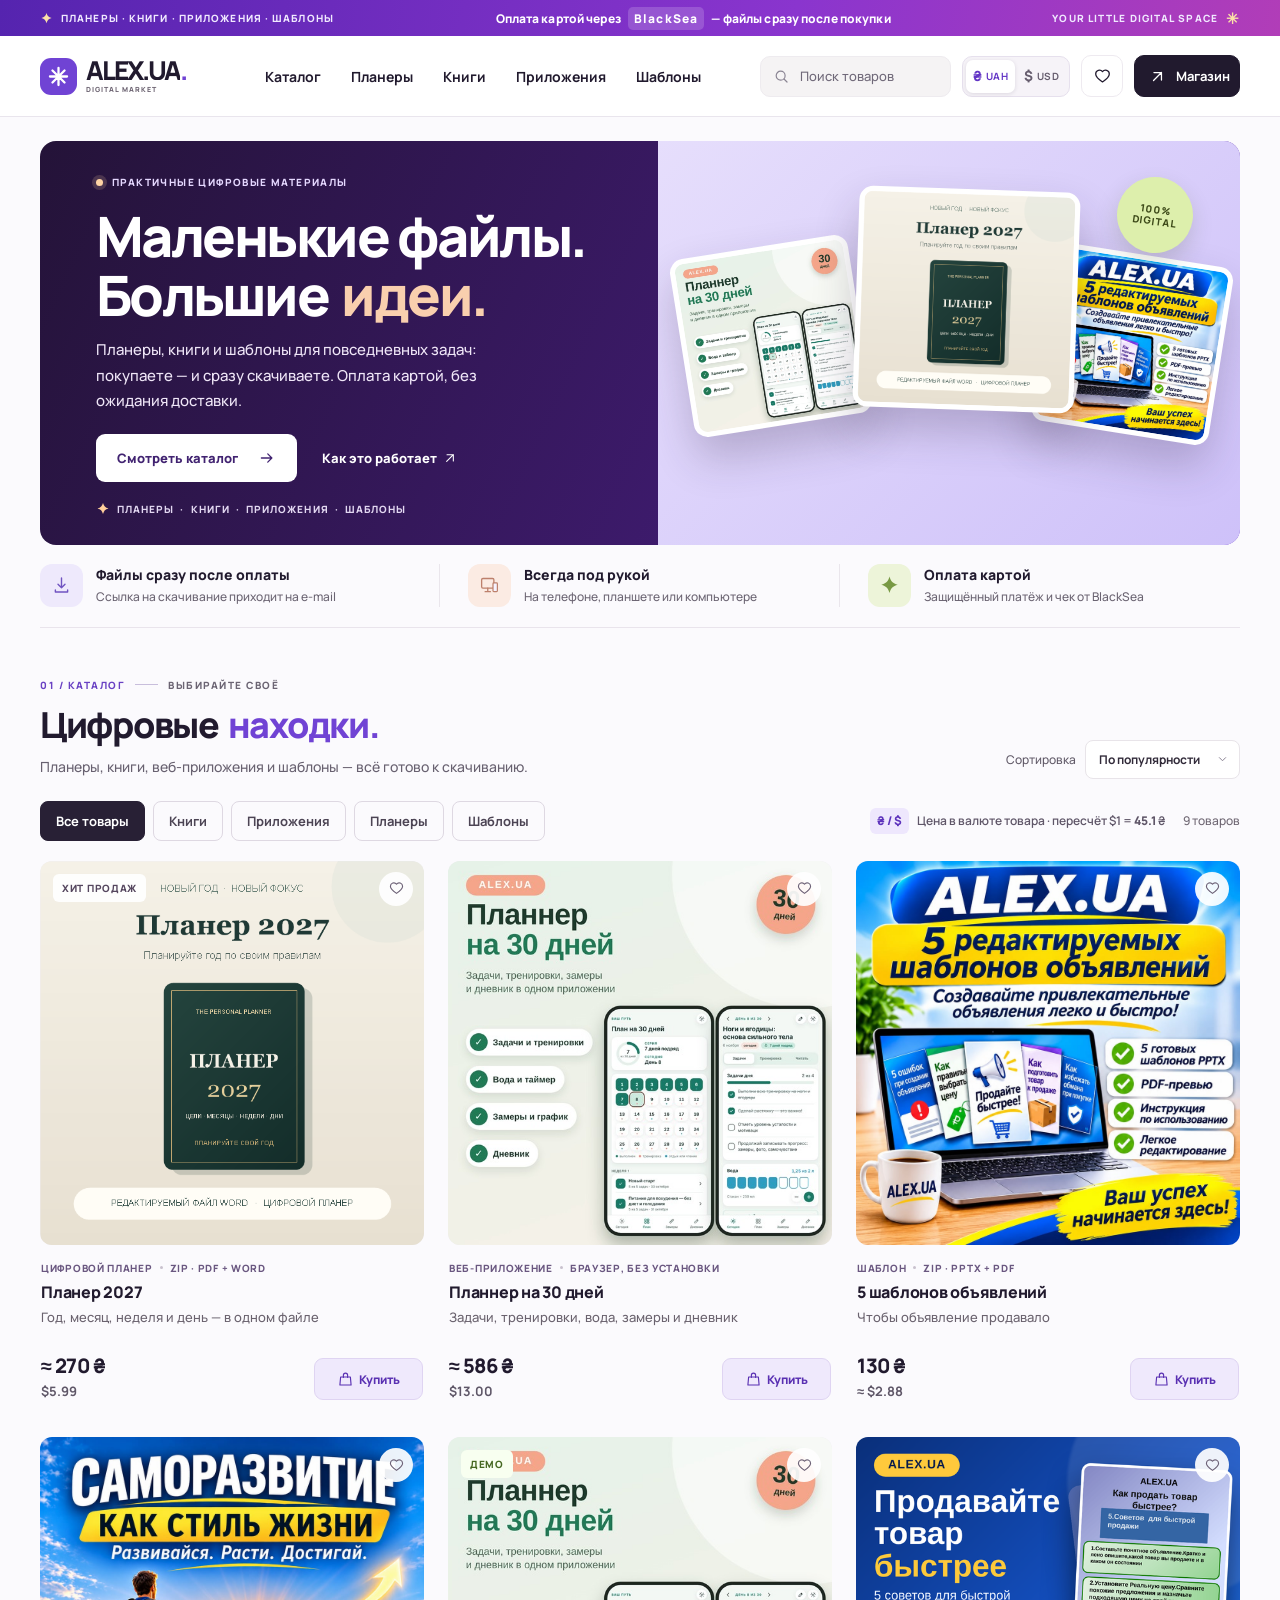
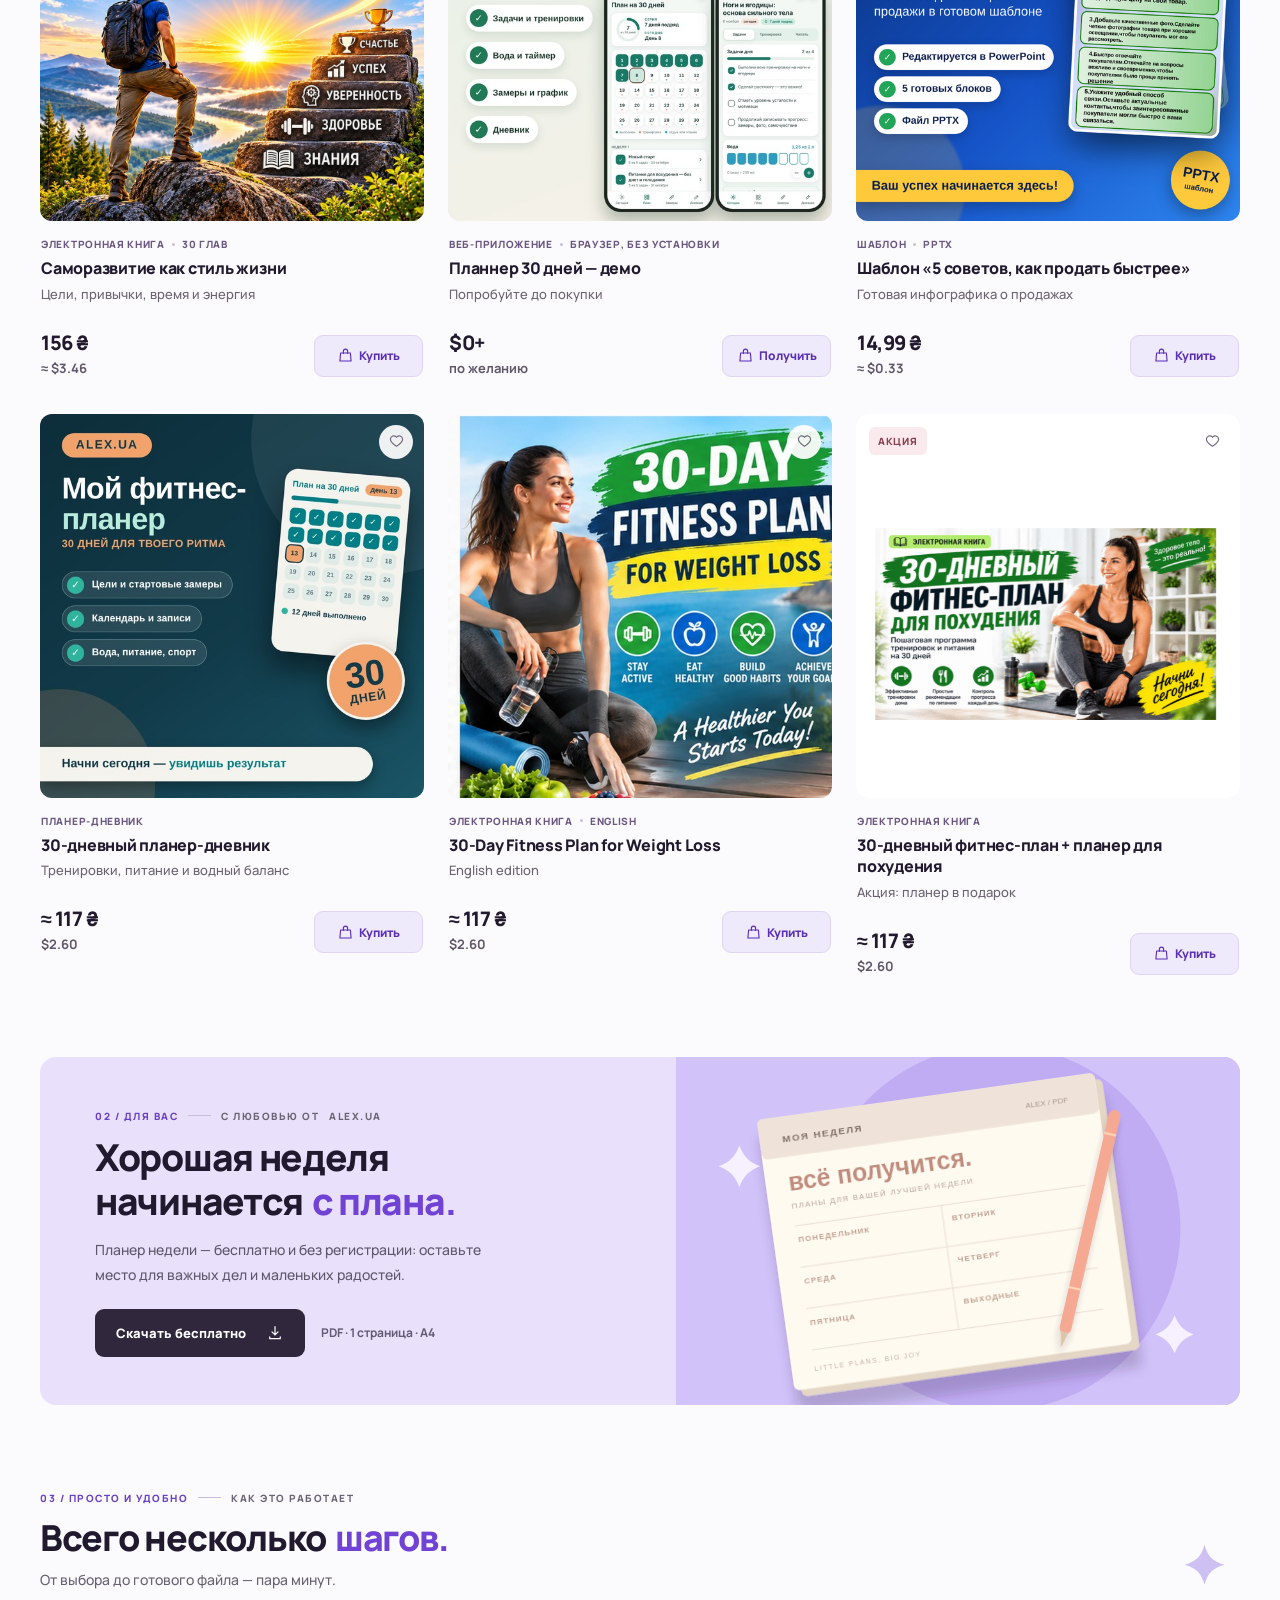
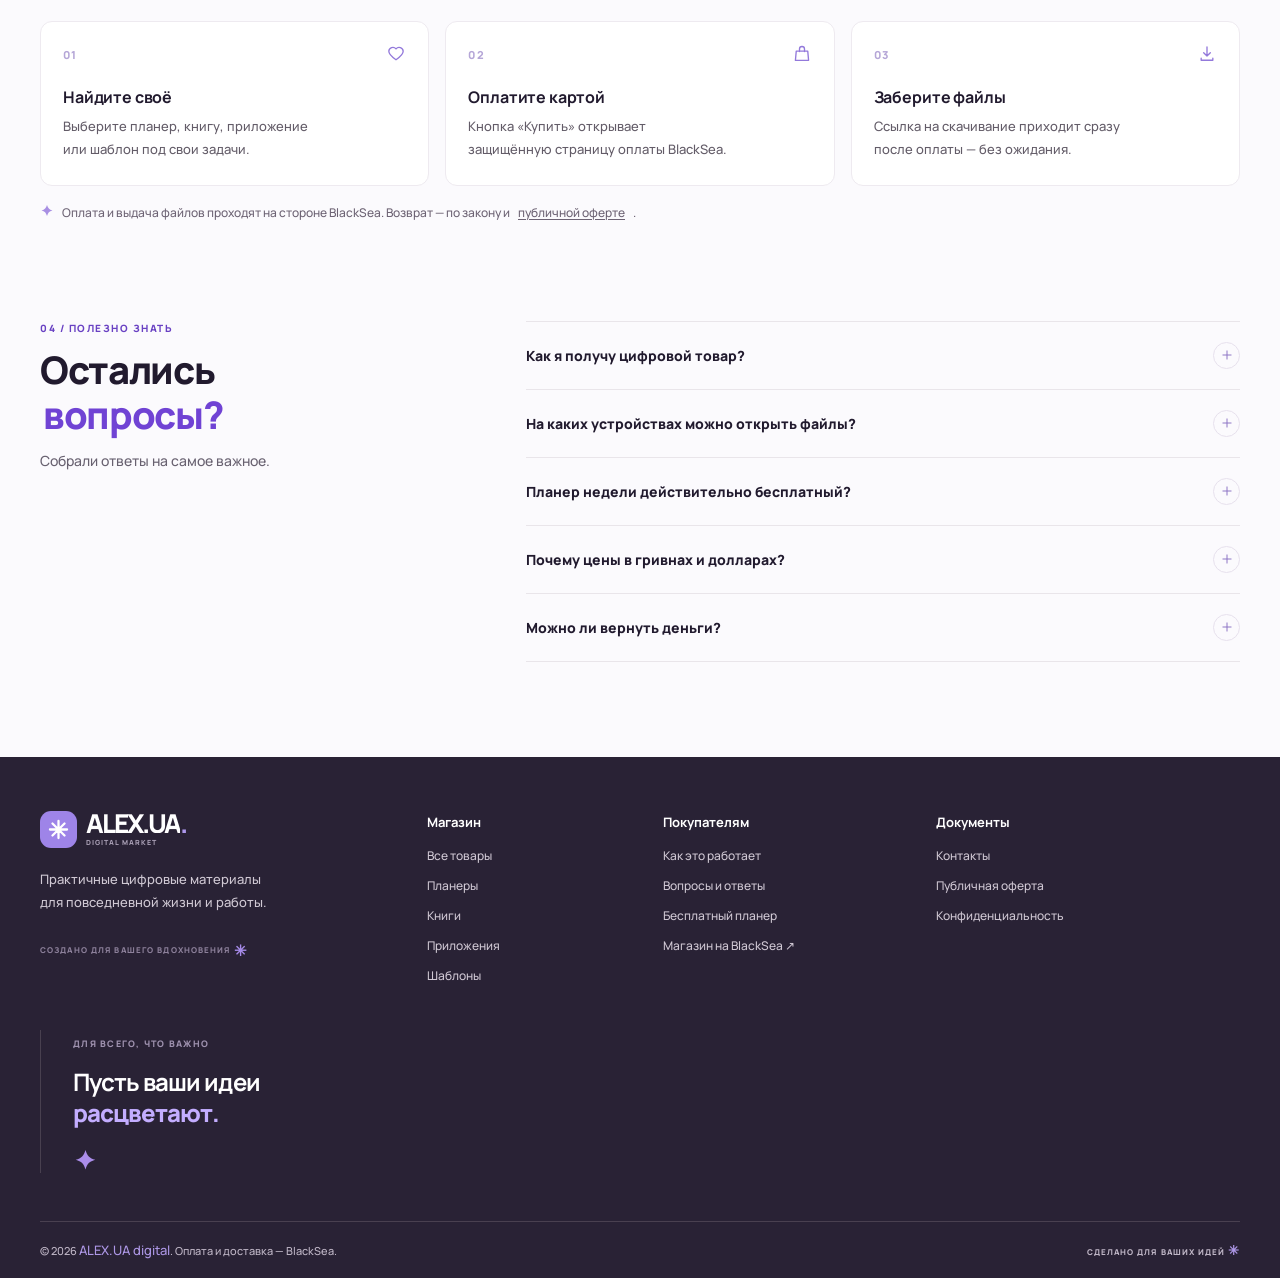
<file: index.html>
<!DOCTYPE html>
<html lang="ru">
<head>
  <meta charset="UTF-8">
  <meta name="viewport" content="width=device-width, initial-scale=1, viewport-fit=cover">
  <meta name="theme-color" content="#7857dc" media="(prefers-color-scheme: light)">
  <meta name="theme-color" content="#f9f8f5">
  <link rel="manifest" href="assets/manifest.webmanifest">
  <meta name="mobile-web-app-capable" content="yes">
  <meta name="apple-mobile-web-app-capable" content="yes">
  <meta name="apple-mobile-web-app-status-bar-style" content="default">
  <meta name="apple-mobile-web-app-title" content="ALEX.UA">
  <link rel="apple-touch-icon" href="assets/icon-180.png">
  <meta name="apple-touch-icon" href="assets/icon-180.png">
  <meta name="description" content="ALEX.UA digital — цифровые планеры, книги и шаблоны. Оплата картой, файлы приходят сразу после покупки.">
  <title>ALEX.UA digital — цифровые планеры, книги и шаблоны</title>
  <link rel="icon" href="assets/favicon.svg" type="image/svg+xml">
  <link rel="stylesheet" href="styles.css">
  <script src="catalog.js" defer></script>
  <script src="app.js" defer></script>
  <script>
  /* PWA: офлайн-кеш (sw.js лежит рядом — для версии из архива/хостинга) и кнопка «Установить приложение».
     В од-файловой версии по file:// регистрация просто не срабатывает — всё работает и без неё. */
  (function () {
    if (location.protocol.indexOf('http') === 0 && 'serviceWorker' in navigator) {
      navigator.serviceWorker.register('sw.js').catch(function () {});
    }
    var deferredPrompt = null;
    var btn = null;
    window.addEventListener('beforeinstallprompt', function (e) {
      e.preventDefault();
      deferredPrompt = e;
      if (!btn) {
        btn = document.createElement('button');
        btn.id = 'installAppBtn';
        btn.type = 'button';
        btn.textContent = '\u{1F4F2} Установить приложение';
        btn.addEventListener('click', function () {
          if (deferredPrompt) { deferredPrompt.prompt(); deferredPrompt.userChoice.then(function () { deferredPrompt = null; btn.remove(); }); }
        });
        document.body.appendChild(btn);
      }
    });
    window.addEventListener('appinstalled', function () { if (btn) btn.remove(); });
  })();
  </script>
  <link rel="canonical" href="https://alex1ua.netlify.app/">
  <meta property="og:type" content="website">
  <meta property="og:site_name" content="ALEX.UA digital">
  <meta property="og:locale" content="ru_UA">
  <meta property="og:title" content="ALEX.UA digital — цифровые планеры, книги и шаблоны">
  <meta property="og:description" content="Планеры, книги и шаблоны для повседневных задач. Оплата картой, файлы приходят сразу после покупки.">
  <meta property="og:url" content="https://alex1ua.netlify.app/">
  <meta property="og:image" content="https://alex1ua.netlify.app/assets/og-cover.png">
  <meta property="og:image:width" content="1200">
  <meta property="og:image:height" content="630">
  <meta name="twitter:card" content="summary_large_image">
  <meta name="twitter:title" content="ALEX.UA digital — цифровые планеры, книги и шаблоны">
  <meta name="twitter:description" content="Планеры, книги и шаблоны. Оплата картой, файлы сразу после покупки.">
  <meta name="twitter:image" content="https://alex1ua.netlify.app/assets/og-cover.png">
  <script type="application/ld+json">
  {
    "@context": "https://schema.org",
    "@type": "Store",
    "name": "ALEX.UA digital",
    "url": "https://alex1ua.netlify.app/",
    "description": "Цифровые планеры, электронные книги, веб-приложения и шаблоны для повседневных задач.",
    "image": "https://alex1ua.netlify.app/assets/og-cover.png",
    "sameAs": ["https://844129289197.blacksea.in.ua/"],
    "currenciesAccepted": "UAH, USD",
    "paymentAccepted": "Карта, Apple Pay, Google Pay"
  }
  </script>
  <script defer src="/metrics.js"></script>
</head>
<body id="top">
  <svg xmlns="http://www.w3.org/2000/svg" class="svg-sprite" aria-hidden="true">
    <symbol id="i-spark" viewBox="0 0 24 24"><path d="M12 1.8c1.6 5.6 3.8 7.8 9.4 9.4-5.6 1.6-7.8 3.8-9.4 9.4-1.6-5.6-3.8-7.8-9.4-9.4C8.2 9.6 10.4 7.4 12 1.8Z" fill="currentColor"/></symbol>
    <symbol id="i-arrow" viewBox="0 0 24 24"><path d="M4.5 12h14M13 6.5l5.5 5.5L13 17.5" fill="none" stroke="currentColor" stroke-width="1.7" stroke-linecap="round" stroke-linejoin="round"/></symbol>
    <symbol id="i-up-right" viewBox="0 0 24 24"><path d="M7 17 17 7M7.5 7H17v9.5" fill="none" stroke="currentColor" stroke-width="1.6" stroke-linecap="round" stroke-linejoin="round"/></symbol>
    <symbol id="i-search" viewBox="0 0 24 24"><circle cx="10.8" cy="10.8" r="6.3" fill="none" stroke="currentColor" stroke-width="1.65"/><path d="m15.5 15.5 4.3 4.3" fill="none" stroke="currentColor" stroke-width="1.65" stroke-linecap="round"/></symbol>
    <symbol id="i-heart" viewBox="0 0 24 24"><path d="M20.6 8.8c0 4.3-8.6 10.1-8.6 10.1S3.4 13.1 3.4 8.8a4.8 4.8 0 0 1 8.6-2.9 4.8 4.8 0 0 1 8.6 2.9Z" stroke="currentColor" stroke-width="1.6" stroke-linejoin="round"/></symbol>
    <symbol id="i-bag" viewBox="0 0 24 24"><path d="M5.1 8.5h13.8l1 11.2H4.1l1-11.2ZM9 9V6a3 3 0 0 1 6 0v3" fill="none" stroke="currentColor" stroke-width="1.6" stroke-linecap="round" stroke-linejoin="round"/></symbol>
    <symbol id="i-plus" viewBox="0 0 24 24"><path d="M12 5v14M5 12h14" fill="none" stroke="currentColor" stroke-width="1.65" stroke-linecap="round"/></symbol>
    <symbol id="i-check" viewBox="0 0 24 24"><path d="m5 12.5 4.5 4.5L19 7.5" fill="none" stroke="currentColor" stroke-width="1.8" stroke-linecap="round" stroke-linejoin="round"/></symbol>
    <symbol id="i-close" viewBox="0 0 24 24"><path d="m6 6 12 12M18 6 6 18" fill="none" stroke="currentColor" stroke-width="1.6" stroke-linecap="round"/></symbol>
    <symbol id="i-download" viewBox="0 0 24 24"><path d="M12 3.5v11m-4-4 4 4 4-4M5 17v2.5h14V17" fill="none" stroke="currentColor" stroke-width="1.6" stroke-linecap="round" stroke-linejoin="round"/></symbol>
    <symbol id="i-device" viewBox="0 0 24 24"><rect x="3" y="4" width="14" height="11" rx="1.5" fill="none" stroke="currentColor" stroke-width="1.5"/><path d="M7 19h6m-3-4v4" fill="none" stroke="currentColor" stroke-width="1.5" stroke-linecap="round"/><rect x="16" y="9" width="5" height="10" rx="1" fill="#f6f3ff" stroke="currentColor" stroke-width="1.4"/></symbol>
    <symbol id="i-file" viewBox="0 0 24 24"><path d="M6 3.5h8l4 4V20.5H6zM14 3.5v4h4M9 12h6M9 15.5h6" fill="none" stroke="currentColor" stroke-width="1.5" stroke-linecap="round" stroke-linejoin="round"/></symbol>
    <symbol id="i-book" viewBox="0 0 24 24"><path d="M4 5.4c3-1 5.6-.6 8 1.2 2.4-1.8 5-2.2 8-1.2v13c-3-1-5.6-.6-8 1.2-2.4-1.8-5-2.2-8-1.2v-13ZM12 6.6v13" fill="none" stroke="currentColor" stroke-width="1.5" stroke-linecap="round" stroke-linejoin="round"/></symbol>
    <symbol id="i-chevron" viewBox="0 0 24 24"><path d="m7 9 5 5 5-5" fill="none" stroke="currentColor" stroke-width="1.6" stroke-linecap="round" stroke-linejoin="round"/></symbol>
    <symbol id="i-trash" viewBox="0 0 24 24"><path d="M5 7h14M10 4h4m-7 3 1 12h8l1-12M10 10v6m4-6v6" fill="none" stroke="currentColor" stroke-width="1.5" stroke-linecap="round" stroke-linejoin="round"/></symbol>
  </svg>

  <div class="announcement">
    <div class="shell announcement-inner">
      <span class="announcement-note"><svg class="icon"><use href="#i-spark"></use></svg> ПЛАНЕРЫ · КНИГИ · ПРИЛОЖЕНИЯ · ШАБЛОНЫ</span>
      <span class="announcement-promo">Оплата картой через <strong>BlackSea</strong> — файлы сразу после покупки</span>
      <span class="announcement-end">YOUR LITTLE DIGITAL SPACE <span>✳</span></span>
    </div>
  </div>

  <header class="site-header">
    <div class="shell header-main">
      <a class="brand" href="#top" aria-label="ALEX.UA digital — на главную">
        <span class="brand-mark"><svg viewBox="0 0 32 32" aria-hidden="true"><path d="M16 3v26M3 16h26M6.8 6.8l18.4 18.4M25.2 6.8 6.8 25.2" stroke="currentColor" stroke-width="3.5" stroke-linecap="round"/></svg></span>
        <span class="brand-word"><span class="brand-name" data-brand-name>ALEX.UA</span><span class="brand-dot">.</span><small data-brand-sub>DIGITAL MARKET</small></span>
      </a>
      <nav class="main-nav" aria-label="Основная навигация">
        <a href="#catalog" data-nav-category="Все">Каталог</a>
        <a href="#catalog" data-nav-category="Планеры">Планеры</a>
        <a href="#catalog" data-nav-category="Книги">Книги</a>
        <a href="#catalog" data-nav-category="Приложения">Приложения</a>
        <a href="#catalog" data-nav-category="Шаблоны">Шаблоны</a>
      </nav>
      <div class="header-actions">
        <form class="header-search" id="desktopSearchForm" role="search">
          <svg class="icon"><use href="#i-search"></use></svg>
          <input id="searchInput" type="search" placeholder="Поиск товаров" aria-label="Поиск товаров" autocomplete="off">
        </form>
        <div class="currency-toggle" role="group" aria-label="Валюта пересчёта цен">
          <button class="is-active" type="button" data-currency="UAH" aria-pressed="true" aria-label="Показывать цены в гривне"><span>₴</span><b>UAH</b></button>
          <button type="button" data-currency="USD" aria-pressed="false" aria-label="Показывать цены в долларе"><span>$</span><b>USD</b></button>
        </div>
        <button class="header-icon mobile-search-toggle" type="button" id="mobileSearchToggle" aria-label="Открыть поиск" aria-expanded="false" aria-controls="mobileSearchBar"><svg class="icon"><use href="#i-search"></use></svg></button>
        <button class="header-icon favorite-header" type="button" id="favoritesButton" aria-label="Показать избранное" aria-pressed="false"><svg class="icon"><use href="#i-heart"></use></svg><span class="counter-dot" id="favoritesCount" hidden>0</span></button>
        <a class="header-cart" href="https://844129289197.blacksea.in.ua/" target="_blank" rel="noopener" data-store-link aria-label="Открыть магазин на BlackSea"><svg class="icon"><use href="#i-up-right"></use></svg><span class="cart-word">Магазин</span></a>
      </div>
    </div>
    <div class="mobile-search-bar shell" id="mobileSearchBar" hidden>
      <form id="mobileSearchForm" role="search"><svg class="icon"><use href="#i-search"></use></svg><input id="mobileSearchInput" type="search" placeholder="Найти планер, книгу, шаблон..." aria-label="Поиск товаров на сайте" autocomplete="off"></form>
    </div>
    <nav class="mobile-nav shell" aria-label="Категории">
      <a href="#catalog" data-nav-category="Все">Каталог</a>
      <a href="#catalog" data-nav-category="Планеры">Планеры</a>
      <a href="#catalog" data-nav-category="Книги">Книги</a>
      <a href="#catalog" data-nav-category="Приложения">Приложения</a>
      <a href="#catalog" data-nav-category="Шаблоны">Шаблоны</a>
    </nav>
  </header>

  <main>
    <div class="shell">
      <section class="hero" aria-labelledby="heroTitle">
        <div class="hero-copy">
          <div class="hero-eyebrow"><span class="eyebrow-dot"></span> ПРАКТИЧНЫЕ ЦИФРОВЫЕ МАТЕРИАЛЫ</div>
          <h1 id="heroTitle">Маленькие файлы.<br>Большие <em>идеи.</em></h1>
          <p>Планеры, книги и шаблоны для повседневных задач: покупаете — и сразу скачиваете. Оплата картой, без ожидания доставки.</p>
          <div class="hero-actions">
            <a class="button button-primary" href="#catalog" data-nav-category="Все">Смотреть каталог <svg class="icon"><use href="#i-arrow"></use></svg></a>
            <a class="hero-link" href="#how">Как это работает <svg class="icon"><use href="#i-up-right"></use></svg></a>
          </div>
          <div class="hero-bottom"><svg class="icon"><use href="#i-spark"></use></svg> ПЛАНЕРЫ&nbsp; · &nbsp;КНИГИ&nbsp; · &nbsp;ПРИЛОЖЕНИЯ&nbsp; · &nbsp;ШАБЛОНЫ</div>
        </div>
        <div class="hero-visual hero-collage">
          <span class="hero-tag">100%<br>DIGITAL</span>
          <div class="plate plate-left"><img src="assets/products/lhm.jpg" alt="Планнер на 30 дней"></div>
          <div class="plate plate-main"><img src="assets/products/olzb.jpg" alt="Планер 2027"></div>
          <div class="plate plate-right"><img src="assets/products/yox.jpg" alt="5 шаблонов объявлений"></div>
        </div>
      </section>

      <section class="benefits" aria-label="О магазине">
        <div class="benefit"><span class="benefit-icon lilac"><svg class="icon"><use href="#i-download"></use></svg></span><div><strong>Файлы сразу после оплаты</strong><span>Ссылка на скачивание приходит на e-mail</span></div></div>
        <div class="benefit"><span class="benefit-icon peach"><svg class="icon"><use href="#i-device"></use></svg></span><div><strong>Всегда под рукой</strong><span>На телефоне, планшете или компьютере</span></div></div>
        <div class="benefit"><span class="benefit-icon lime"><svg class="icon"><use href="#i-spark"></use></svg></span><div><strong>Оплата картой</strong><span>Защищённый платёж и чек от BlackSea</span></div></div>
      </section>

      <section class="catalog-section" id="catalog" aria-labelledby="catalogTitle">
        <div class="section-heading">
          <div>
            <div class="section-kicker"><span>01 / КАТАЛОГ</span><span class="kicker-line"></span> ВЫБИРАЙТЕ СВОЁ</div>
            <h2 id="catalogTitle">Цифровые <em>находки.</em></h2>
            <p>Планеры, книги, веб-приложения и шаблоны — всё готово к скачиванию.</p>
          </div>
          <label class="sort-control">Сортировка <span><select id="sortSelect" aria-label="Сортировка товаров"><option value="popular">По популярности</option><option value="new">Сначала новинки</option><option value="cheap">Сначала дешевле</option><option value="expensive">Сначала дороже</option></select><svg class="icon"><use href="#i-chevron"></use></svg></span></label>
        </div>
        <div class="catalog-toolbar">
          <div class="category-pills" id="categoryPills" aria-label="Категории товаров"></div>
          <div class="catalog-meta"><p class="currency-note"><span>₴ / $</span><span class="currency-copy">Цена в валюте товара · пересчёт $1 = <b data-demo-rate>45.1</b> ₴</span></p><span class="result-count" id="resultCount" aria-live="polite"></span></div>
        </div>
        <div class="product-grid" id="productGrid" aria-live="polite"></div>
      </section>

      <section class="freebie" id="freebie" aria-labelledby="freebieTitle">
        <div class="freebie-copy">
          <div class="section-kicker"><span>02 / ДЛЯ ВАС</span><span class="kicker-line"></span> С ЛЮБОВЬЮ ОТ <span data-brand-upper>ALEX.UA</span></div>
          <h2 id="freebieTitle">Хорошая неделя<br>начинается <em>с плана.</em></h2>
          <p>Планер недели — бесплатно и без регистрации: оставьте место для важных дел и маленьких радостей.</p>
          <div class="freebie-actions"><a class="button button-dark" href="assets/planner-weekly.pdf" download="ALEX-планер-недели.pdf">Скачать бесплатно <svg class="icon"><use href="#i-download"></use></svg></a><span>PDF · 1 страница · A4</span></div>
        </div>
        <div class="freebie-visual"><img src="assets/gift-planner.svg" alt="Бесплатный планер недели с местом для ваших планов"></div>
      </section>

      <section class="how-section" id="how" aria-labelledby="howTitle">
        <div class="section-heading how-heading"><div><div class="section-kicker"><span>03 / ПРОСТО И УДОБНО</span><span class="kicker-line"></span> КАК ЭТО РАБОТАЕТ</div><h2 id="howTitle">Всего несколько <em>шагов.</em></h2><p>От выбора до готового файла — пара минут.</p></div><svg class="how-spark"><use href="#i-spark"></use></svg></div>
        <div class="steps">
          <div class="step"><div class="step-top"><span>01</span><svg class="icon"><use href="#i-heart"></use></svg></div><h3>Найдите своё</h3><p>Выберите планер, книгу, приложение или шаблон под свои задачи.</p></div>
          <div class="step"><div class="step-top"><span>02</span><svg class="icon"><use href="#i-bag"></use></svg></div><h3>Оплатите картой</h3><p>Кнопка «Купить» открывает защищённую страницу оплаты BlackSea.</p></div>
          <div class="step"><div class="step-top"><span>03</span><svg class="icon"><use href="#i-download"></use></svg></div><h3>Заберите файлы</h3><p>Ссылка на скачивание приходит сразу после оплаты — без ожидания.</p></div>
        </div>
        <p class="demo-note"><svg class="icon"><use href="#i-spark"></use></svg> Оплата и выдача файлов проходят на стороне BlackSea. Возврат — по закону и <a href="https://blacksea.in.ua/terms#section-17" target="_blank" rel="noopener">публичной оферте</a>.</p>
      </section>

      <section class="faq-section" id="faq" aria-labelledby="faqTitle">
        <div class="faq-intro"><div class="section-kicker"><span>04 / ПОЛЕЗНО ЗНАТЬ</span></div><h2 id="faqTitle">Остались<br><em>вопросы?</em></h2><p>Собрали ответы на самое важное.</p></div>
        <div class="faq-list">
          <details><summary>Как я получу цифровой товар?<span class="faq-plus"><svg class="icon"><use href="#i-plus"></use></svg></span></summary><p>После оплаты на BlackSea ссылка на скачивание приходит на e-mail сразу же. Файлы остаются доступны в вашем заказе — скачать можно повторно.</p></details>
          <details><summary>На каких устройствах можно открыть файлы?<span class="faq-plus"><svg class="icon"><use href="#i-plus"></use></svg></span></summary><p>PDF открывается на телефоне, планшете и компьютере, Word и PowerPoint — в соответствующих редакторах (подойдёт бесплатный LibreOffice). Веб-планнеры работают прямо в браузере без установки.</p></details>
          <details><summary>Планер недели действительно бесплатный?<span class="faq-plus"><svg class="icon"><use href="#i-plus"></use></svg></span></summary><p>Да. Нажмите «Скачать бесплатно» — PDF сохранится на устройство, без регистрации и оплаты. Его можно распечатать или заполнять на планшете.</p></details>
          <details><summary>Почему цены в гривнах и долларах?<span class="faq-plus"><svg class="icon"><use href="#i-plus"></use></svg></span></summary><p>У каждого товара своя валюта — она указана первой. В шапке можно переключить показ, тогда вторая цена будет пересчитана по курсу $1 = <b data-demo-rate>45.1</b> ₴ и помечена знаком ≈. Оплата проходит в валюте товара.</p></details>
          <details><summary>Можно ли вернуть деньги?<span class="faq-plus"><svg class="icon"><use href="#i-plus"></use></svg></span></summary><p>Возврат выполняется в случаях и порядке, предусмотренных законом и <a href="https://blacksea.in.ua/terms#section-17" target="_blank" rel="noopener">публичной офертой BlackSea</a> (раздел 17).</p></details>
        </div>
      </section>
    </div>
  </main>

  <footer class="footer">
    <div class="shell footer-main">
      <div class="footer-about">
        <a class="brand footer-brand" href="#top"><span class="brand-mark"><svg viewBox="0 0 32 32" aria-hidden="true"><path d="M16 3v26M3 16h26M6.8 6.8l18.4 18.4M25.2 6.8 6.8 25.2" stroke="currentColor" stroke-width="3.5" stroke-linecap="round"/></svg></span><span class="brand-word"><span class="brand-name" data-brand-name>ALEX.UA</span><span class="brand-dot">.</span><small data-brand-sub>DIGITAL MARKET</small></span></a>
        <p>Практичные цифровые материалы для повседневной жизни и работы.</p>
        <div class="footer-tag">СОЗДАНО ДЛЯ ВАШЕГО ВДОХНОВЕНИЯ <span>✳</span></div>
      </div>
      <div class="footer-column"><h3>Магазин</h3><a href="#catalog" data-nav-category="Все">Все товары</a><a href="#catalog" data-nav-category="Планеры">Планеры</a><a href="#catalog" data-nav-category="Книги">Книги</a><a href="#catalog" data-nav-category="Приложения">Приложения</a><a href="#catalog" data-nav-category="Шаблоны">Шаблоны</a></div>
      <div class="footer-column"><h3>Покупателям</h3><a href="#how">Как это работает</a><a href="#faq">Вопросы и ответы</a><a href="#freebie">Бесплатный планер</a><a href="https://844129289197.blacksea.in.ua/" target="_blank" rel="noopener" data-store-link>Магазин на BlackSea ↗</a></div>
      <div class="footer-column"><h3>Документы</h3><a href="contacts.html">Контакты</a><a href="offer.html">Публичная оферта</a><a href="privacy.html">Конфиденциальность</a></div>
      <div class="footer-message"><span>ДЛЯ ВСЕГО, ЧТО ВАЖНО</span><p>Пусть ваши идеи<br><em>расцветают.</em></p><svg class="icon"><use href="#i-spark"></use></svg></div>
    </div>
    <div class="shell footer-bottom"><span>© 2026 <span data-store-title>ALEX.UA digital</span>. Оплата и доставка — BlackSea. </span><span>СДЕЛАНО ДЛЯ ВАШИХ ИДЕЙ <span>✳</span></span></div>
  </footer>

  <div class="backdrop" id="backdrop" hidden></div>
  <div class="modal" id="productModal" role="dialog" aria-modal="true" aria-labelledby="productModalTitle" aria-hidden="true" hidden>
    <div class="modal-card product-modal-card"><button class="round-close modal-close" type="button" data-close-panel aria-label="Закрыть"><svg class="icon"><use href="#i-close"></use></svg></button><div id="productModalContent"></div></div>
  </div>
  <div class="toast" id="toast" role="status" aria-live="polite"></div>
</body>
</html>
</file>
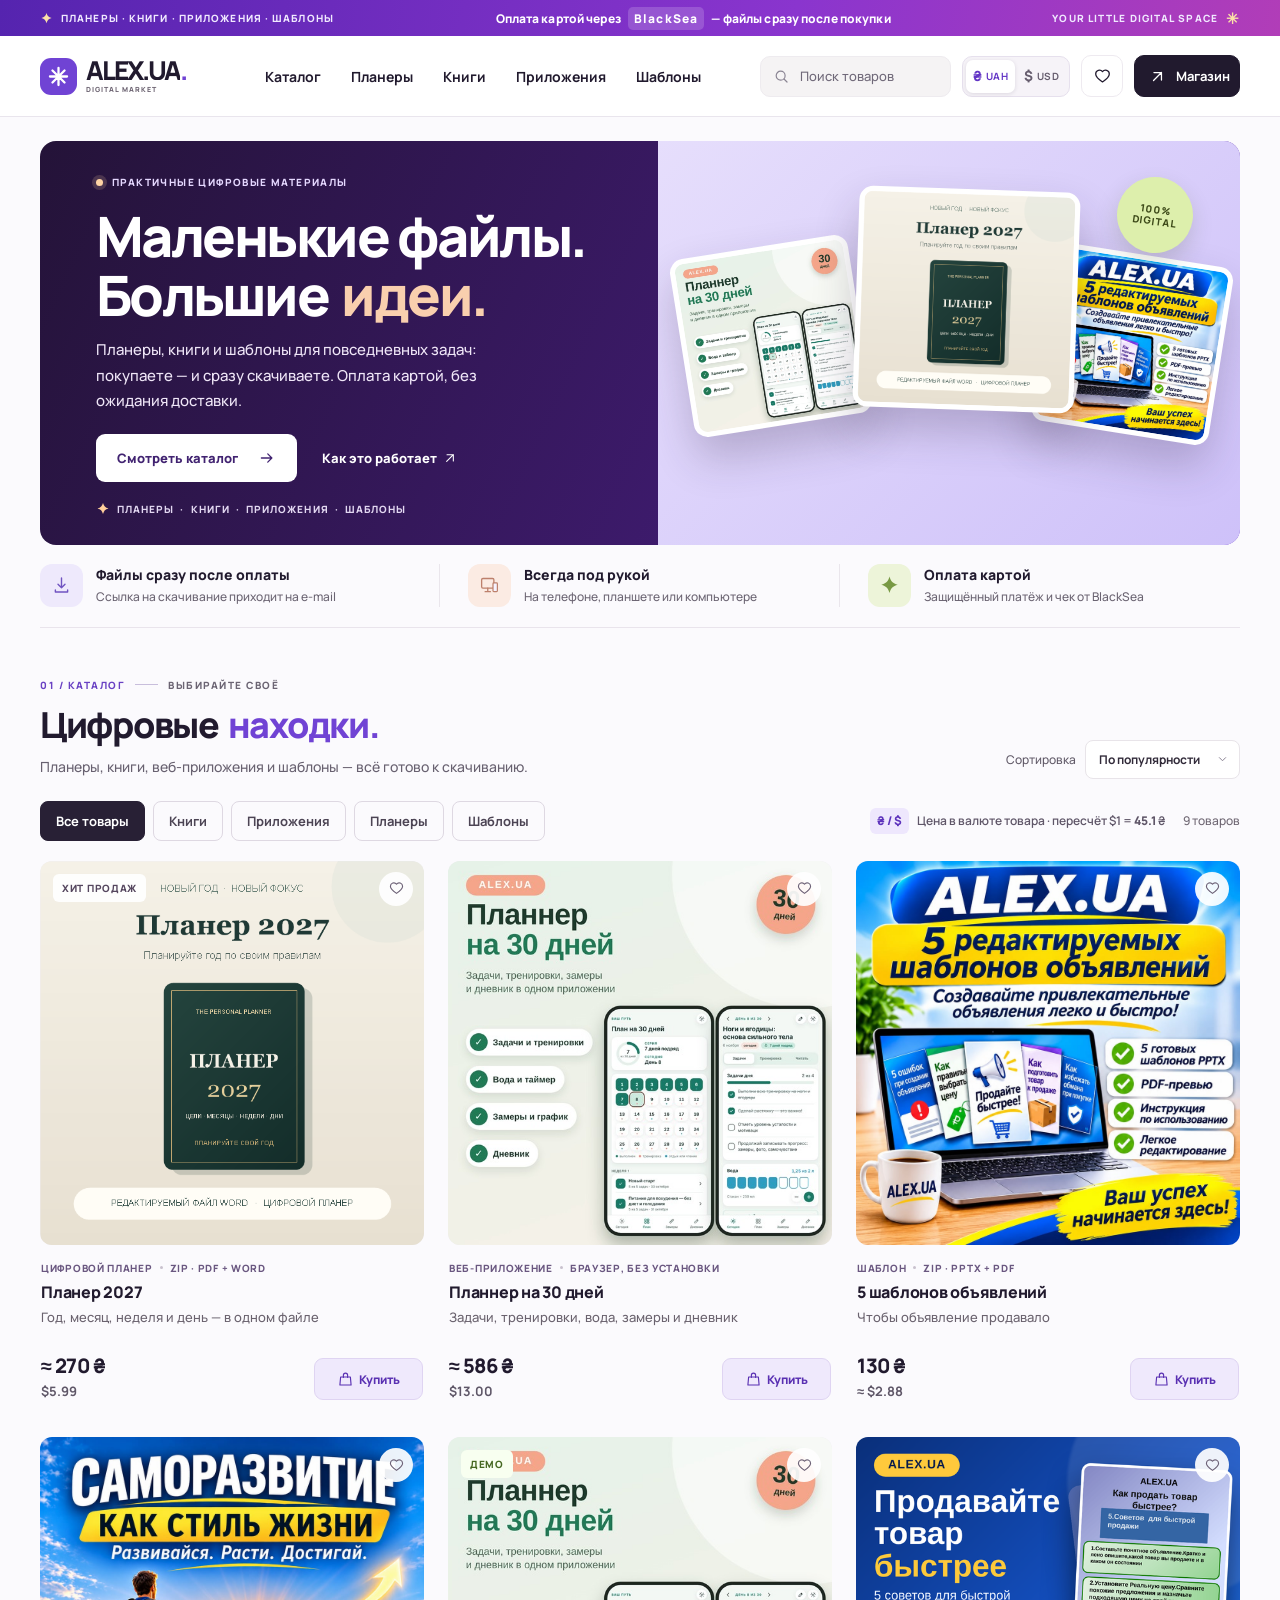
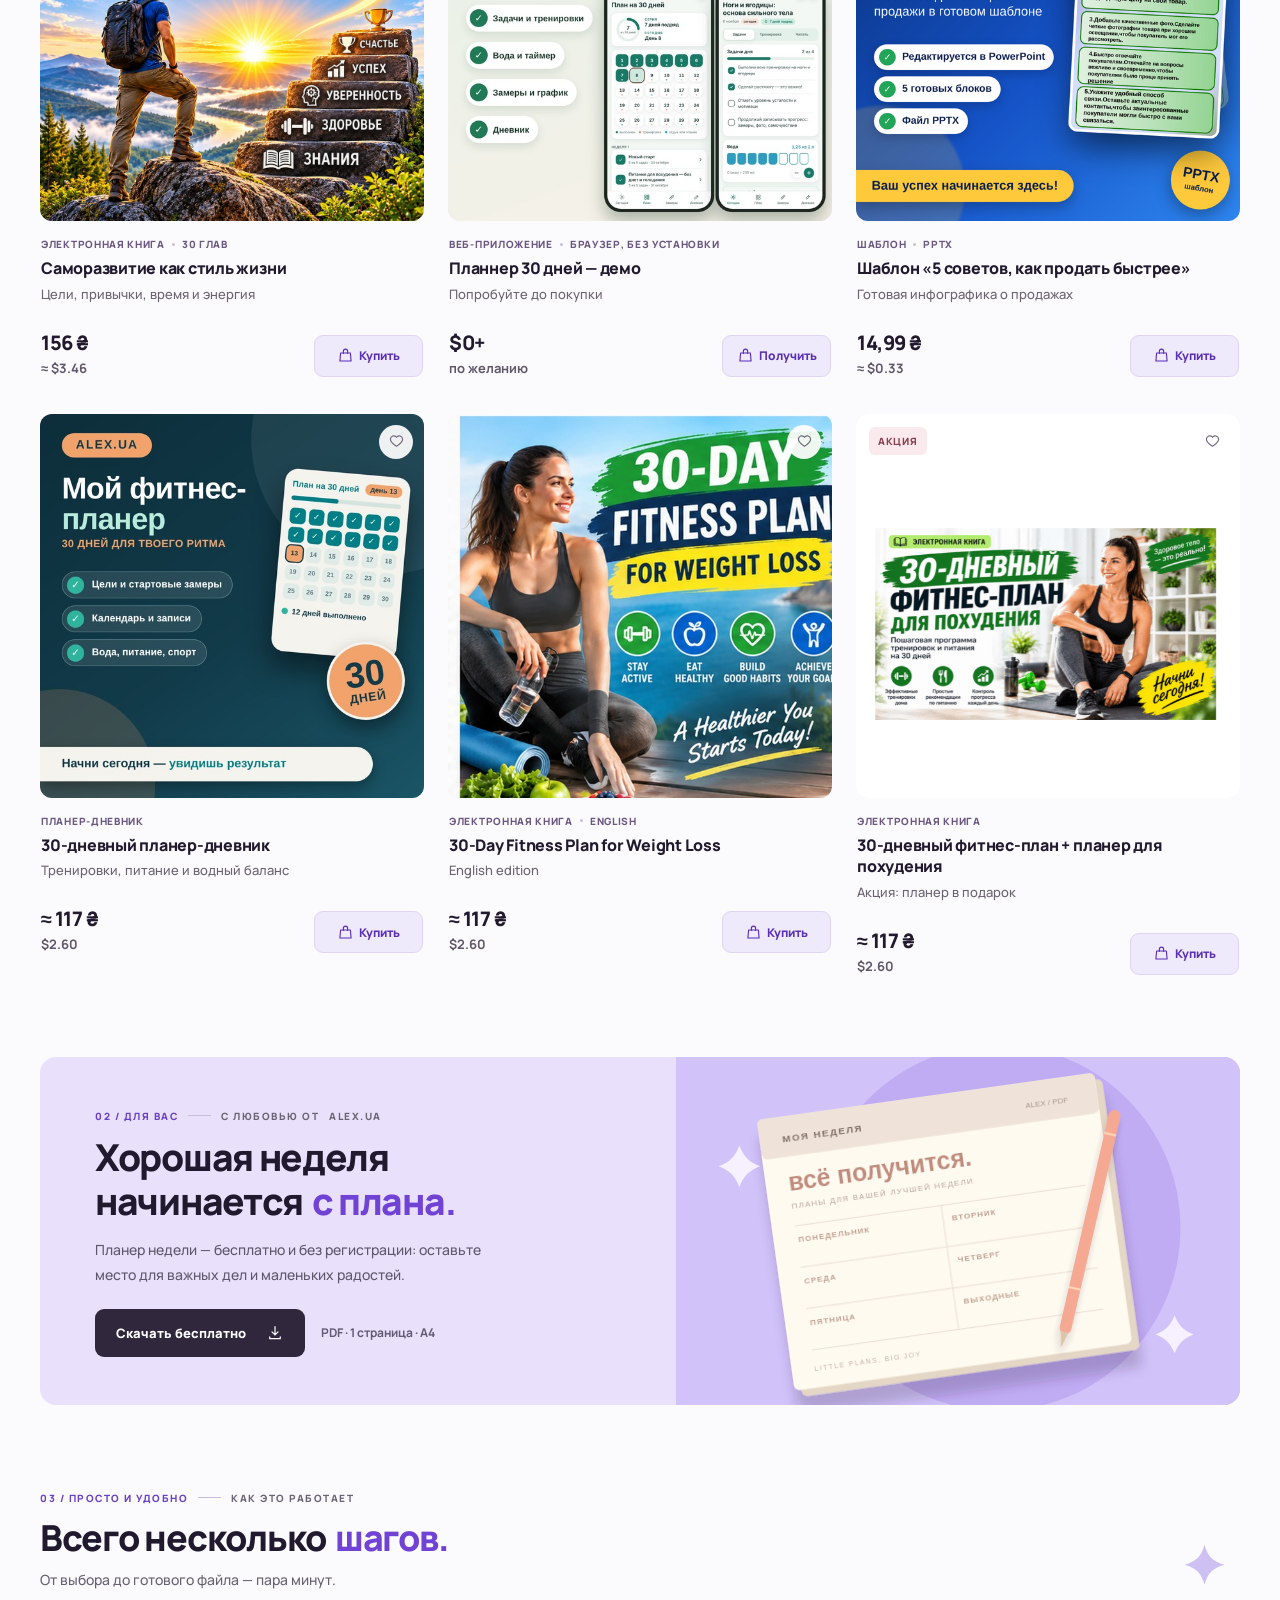
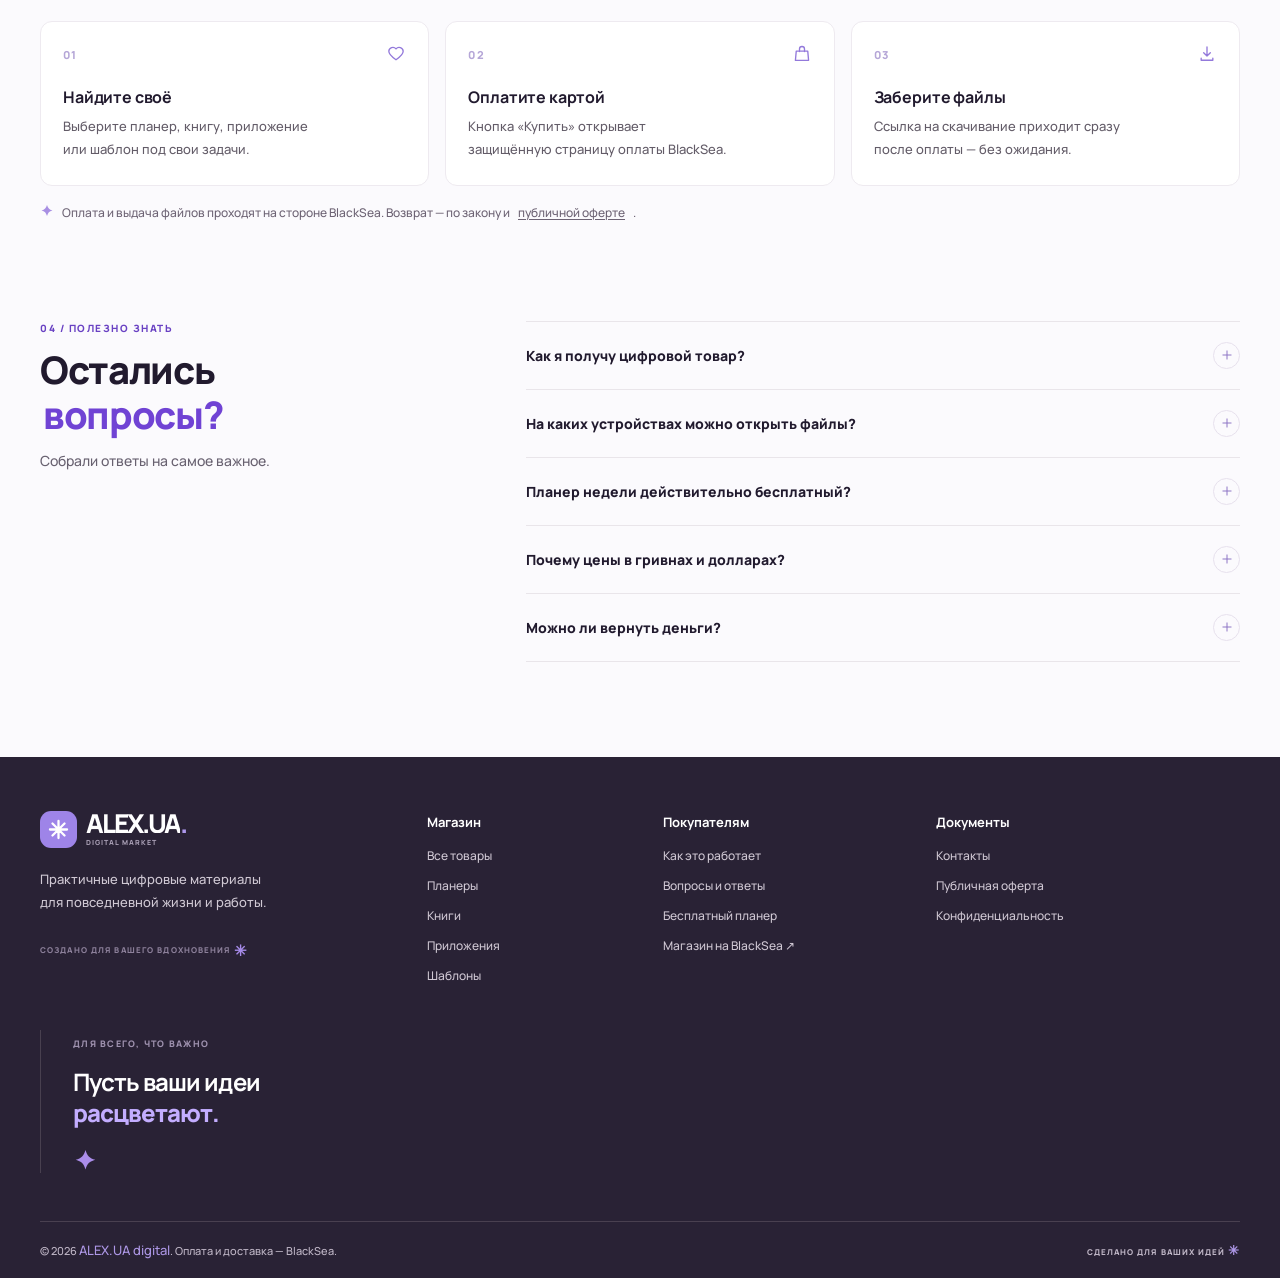
<file: assets/index.html>
<!doctype html>
<html lang="ru">
<head>
<meta charset="utf-8">
<meta name="robots" content="noindex">
<title>ALEX.UA — переход в каталог</title>
<meta name="viewport" content="width=device-width, initial-scale=1">
<meta http-equiv="refresh" content="0; url=/">
<link rel="canonical" href="https://alex1ua.netlify.app/">
<script>location.replace('/');</script>
</head>
<body style="margin:0;min-height:100vh;display:flex;flex-direction:column;align-items:center;justify-content:center;gap:14px;background:#f9f8f5;color:#231d2b;font-family:system-ui,-apple-system,'Segoe UI',Roboto,sans-serif;text-align:center;padding:24px">
  <div style="width:56px;height:56px;border-radius:16px;background:#7857dc;color:#fff;display:flex;align-items:center;justify-content:center;font-weight:800;font-size:22px">A</div>
  <p style="margin:0;font-weight:800;font-size:18px">ALEX.UA digital</p>
  <p style="margin:0;font-size:14px;color:#6b6274">Открываем каталог…</p>
  <a href="/" style="padding:12px 20px;border-radius:12px;background:#231d2b;color:#fff;text-decoration:none;font-weight:700;font-size:14px">Перейти в каталог</a>
</body>
</html>
</file>
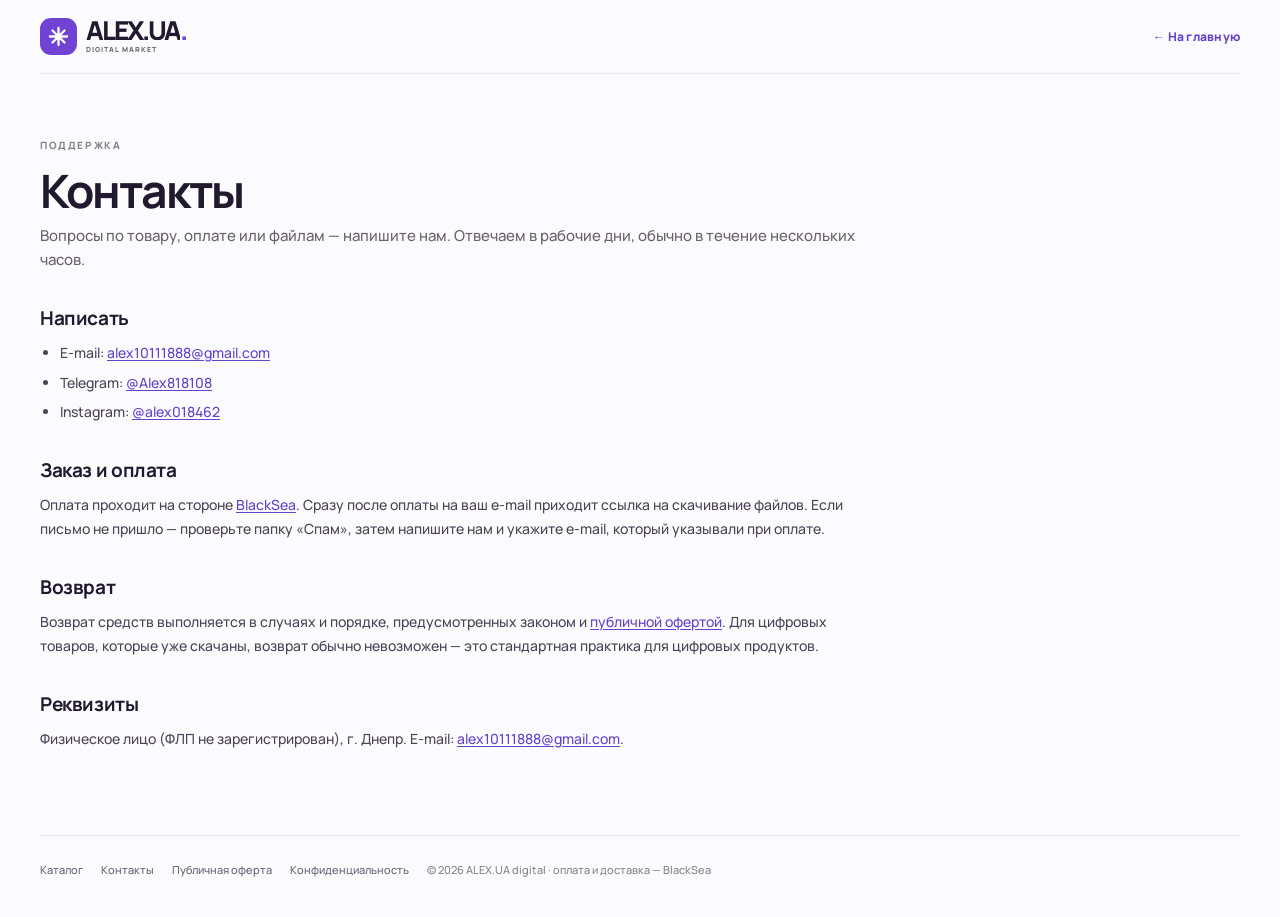
<file: contacts.html>
<!DOCTYPE html>
<html lang="ru">
<head>
  <meta charset="UTF-8">
  <meta name="viewport" content="width=device-width, initial-scale=1">
  <meta name="theme-color" content="#f9f8f5">
  <meta name="description" content="Как связаться с ALEX.UA digital: e-mail, Telegram, сроки ответа.">
  <meta name="robots" content="index,follow">
  <title>Контакты — ALEX.UA digital</title>
  <link rel="icon" href="assets/favicon.svg" type="image/svg+xml">
  <link rel="manifest" href="assets/manifest.webmanifest">
  <link rel="stylesheet" href="styles.css">
  <style>
  .doc{padding:64px 0 84px;max-width:820px}
  .doc h1{font-size:clamp(30px,4vw,46px);letter-spacing:-.04em;line-height:1.08;margin:14px 0 8px}
  .doc .lead{font-size:15px;color:#6a6270;line-height:1.65;margin-bottom:26px}
  .doc h2{font-size:19px;letter-spacing:-.02em;margin:32px 0 10px}
  .doc p,.doc li{font-size:14px;line-height:1.75;color:#4c4456}
  .doc ul,.doc ol{padding-left:20px;margin:8px 0}
  .doc li{margin:5px 0}
  .doc .note{background:#f0edfc;border:1px solid #e0d7fa;border-radius:12px;padding:16px 18px;font-size:13px;line-height:1.7;color:#4b3f6e}
  .doc a{color:#6542ca;text-decoration:underline;text-underline-offset:2px}
  .doc .fill{background:#fff5cf;padding:1px 5px;border-radius:4px;font-weight:700}
  .doc-top{display:flex;align-items:center;justify-content:space-between;gap:16px;padding:18px 0;border-bottom:1px solid #ece9ed;margin-bottom:0}
  .doc-top a.back{font-size:12px;font-weight:800;color:#6542ca;letter-spacing:.02em}
  .doc-foot{padding:26px 0 40px;border-top:1px solid #ece9ed;color:#8a8290;font-size:11px;display:flex;gap:18px;flex-wrap:wrap}
  .doc-foot a{color:#6b6376}
</style>
  <script defer src="/metrics.js"></script>
</head>
<body>
  <div class="shell">
    <div class="doc-top">
      <a class="brand" href="index.html" aria-label="ALEX.UA digital — на главную">
        <span class="brand-mark"><svg viewBox="0 0 32 32" aria-hidden="true"><path d="M16 3v26M3 16h26M6.8 6.8l18.4 18.4M25.2 6.8 6.8 25.2" stroke="currentColor" stroke-width="3.5" stroke-linecap="round"/></svg></span>
        <span class="brand-word"><span class="brand-name">ALEX.UA</span><span class="brand-dot">.</span><small>DIGITAL MARKET</small></span>
      </a>
      <a class="back" href="index.html">← На главную</a>
    </div>
    <main class="doc">
      <div class="section-kicker" style="color:#8a8290;font-size:10px;letter-spacing:.16em;font-weight:800">ПОДДЕРЖКА</div>
      <h1>Контакты</h1>
      <p class="lead">Вопросы по товару, оплате или файлам — напишите нам. Отвечаем в рабочие дни, обычно в течение нескольких часов.</p>
      <h2>Написать</h2>
      <ul>
        <li>E-mail: <a href="mailto:alex10111888@gmail.com">alex10111888@gmail.com</a></li>
        <li>Telegram: <a href="https://t.me/Alex818108" target="_blank" rel="noopener">@Alex818108</a></li>
        <li>Instagram: <a href="https://instagram.com/alex018462" target="_blank" rel="noopener">@alex018462</a></li>
      </ul>
      <h2>Заказ и оплата</h2>
      <p>Оплата проходит на стороне <a href="https://844129289197.blacksea.in.ua/" target="_blank" rel="noopener">BlackSea</a>. Сразу после оплаты на ваш e-mail приходит ссылка на скачивание файлов. Если письмо не пришло — проверьте папку «Спам», затем напишите нам и укажите e-mail, который указывали при оплате.</p>
      <h2>Возврат</h2>
      <p>Возврат средств выполняется в случаях и порядке, предусмотренных законом и <a href="offer.html">публичной офертой</a>. Для цифровых товаров, которые уже скачаны, возврат обычно невозможен — это стандартная практика для цифровых продуктов.</p>
      <h2>Реквизиты</h2>
      <p>Физическое лицо (ФЛП не зарегистрирован), г. Днепр. E-mail: <a href="mailto:alex10111888@gmail.com">alex10111888@gmail.com</a>.</p>
    </main>
    <footer class="doc-foot">
      <a href="index.html">Каталог</a><a href="contacts.html">Контакты</a><a href="offer.html">Публичная оферта</a><a href="privacy.html">Конфиденциальность</a>
      <span>© 2026 ALEX.UA digital · оплата и доставка — BlackSea</span>
    </footer>
  </div>
</body>
</html>
</file>
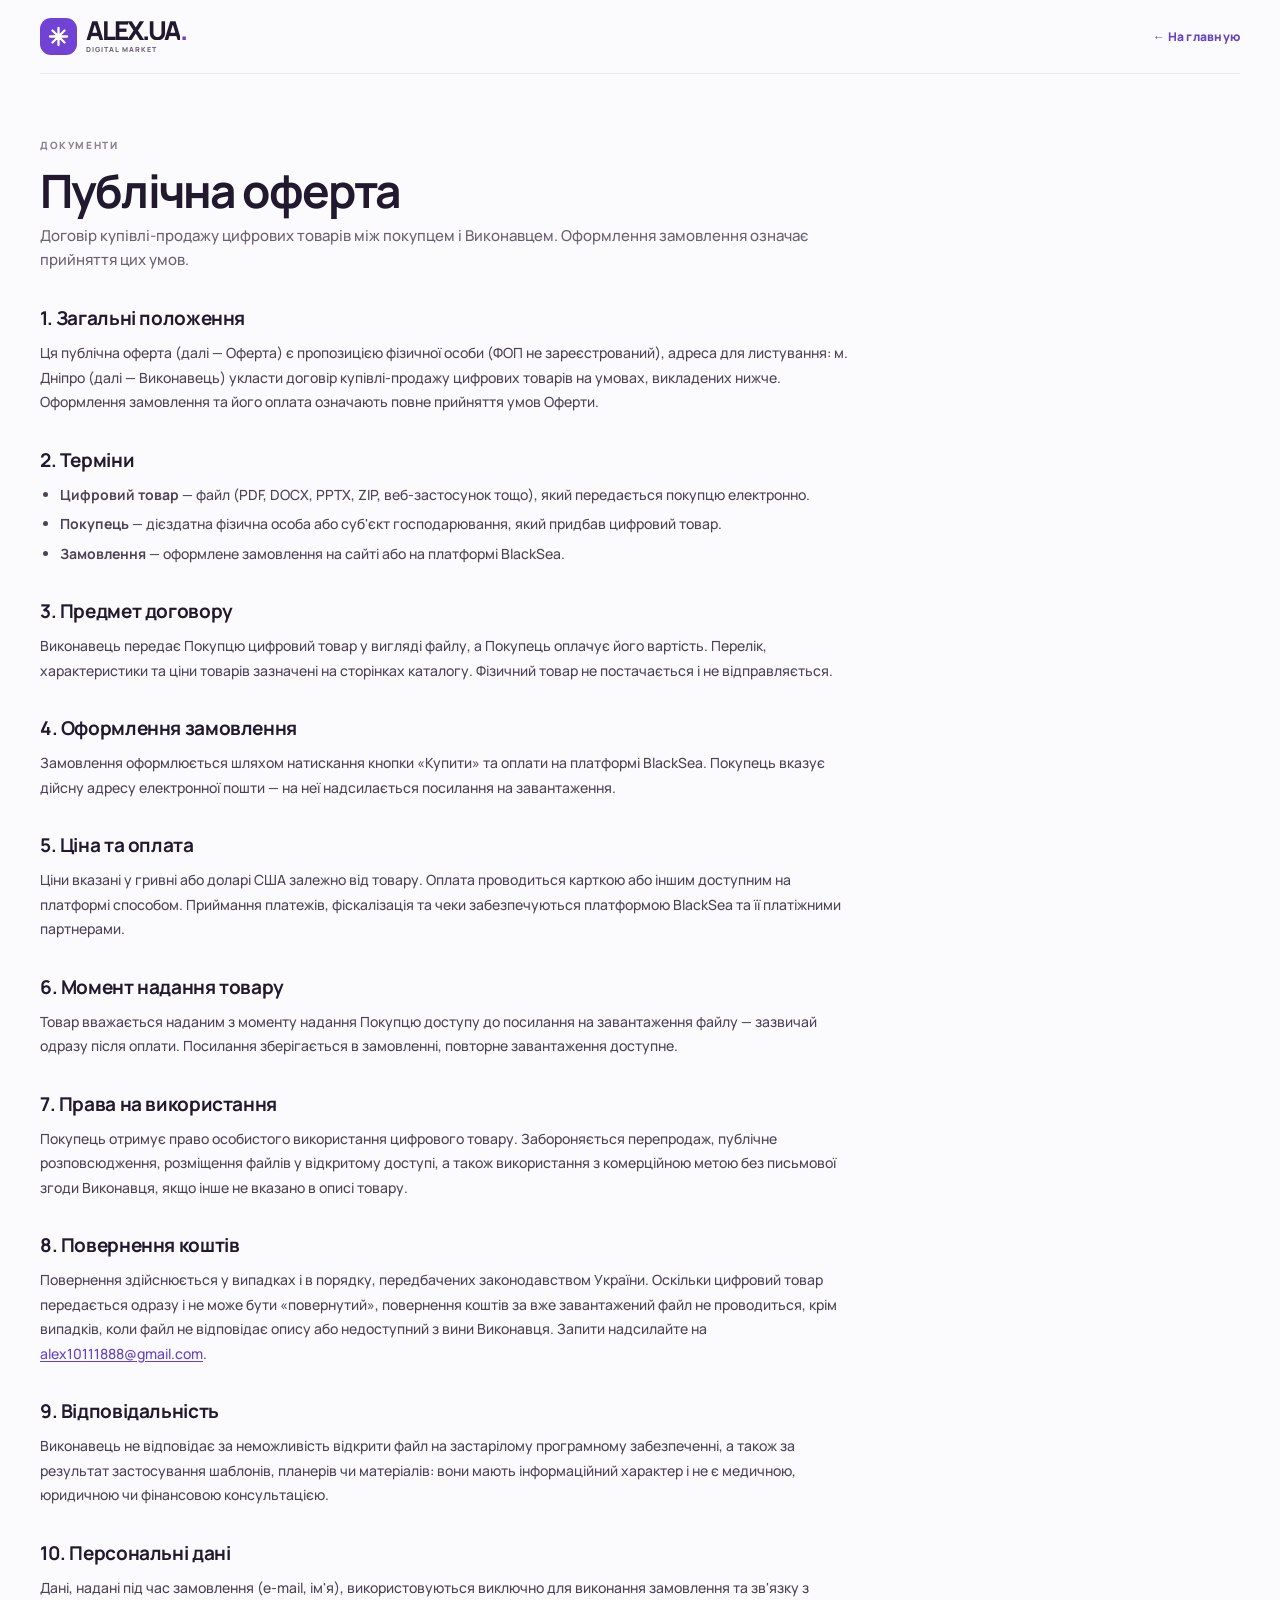
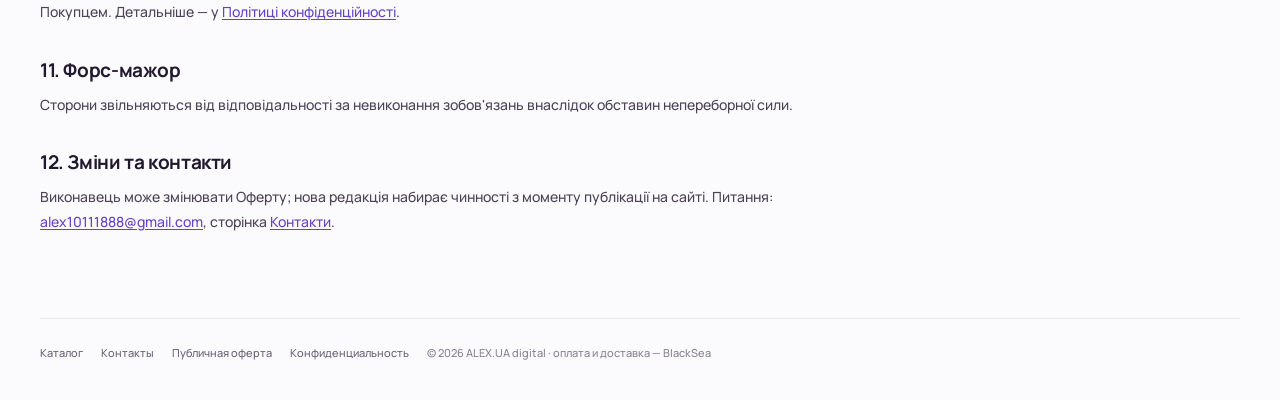
<file: offer.html>
<!DOCTYPE html>
<html lang="uk">
<head>
  <meta charset="UTF-8">
  <meta name="viewport" content="width=device-width, initial-scale=1">
  <meta name="theme-color" content="#f9f8f5">
  <meta name="description" content="Публічна оферта на придбання цифрових товарів ALEX.UA digital.">
  <meta name="robots" content="index,follow">
  <title>Публічна оферта — ALEX.UA digital</title>
  <link rel="icon" href="assets/favicon.svg" type="image/svg+xml">
  <link rel="manifest" href="assets/manifest.webmanifest">
  <link rel="stylesheet" href="styles.css">
  <style>
  .doc{padding:64px 0 84px;max-width:820px}
  .doc h1{font-size:clamp(30px,4vw,46px);letter-spacing:-.04em;line-height:1.08;margin:14px 0 8px}
  .doc .lead{font-size:15px;color:#6a6270;line-height:1.65;margin-bottom:26px}
  .doc h2{font-size:19px;letter-spacing:-.02em;margin:32px 0 10px}
  .doc p,.doc li{font-size:14px;line-height:1.75;color:#4c4456}
  .doc ul,.doc ol{padding-left:20px;margin:8px 0}
  .doc li{margin:5px 0}
  .doc .note{background:#f0edfc;border:1px solid #e0d7fa;border-radius:12px;padding:16px 18px;font-size:13px;line-height:1.7;color:#4b3f6e}
  .doc a{color:#6542ca;text-decoration:underline;text-underline-offset:2px}
  .doc .fill{background:#fff5cf;padding:1px 5px;border-radius:4px;font-weight:700}
  .doc-top{display:flex;align-items:center;justify-content:space-between;gap:16px;padding:18px 0;border-bottom:1px solid #ece9ed;margin-bottom:0}
  .doc-top a.back{font-size:12px;font-weight:800;color:#6542ca;letter-spacing:.02em}
  .doc-foot{padding:26px 0 40px;border-top:1px solid #ece9ed;color:#8a8290;font-size:11px;display:flex;gap:18px;flex-wrap:wrap}
  .doc-foot a{color:#6b6376}
</style>
  <script defer src="/metrics.js"></script>
</head>
<body>
  <div class="shell">
    <div class="doc-top">
      <a class="brand" href="index.html" aria-label="ALEX.UA digital — на главную">
        <span class="brand-mark"><svg viewBox="0 0 32 32" aria-hidden="true"><path d="M16 3v26M3 16h26M6.8 6.8l18.4 18.4M25.2 6.8 6.8 25.2" stroke="currentColor" stroke-width="3.5" stroke-linecap="round"/></svg></span>
        <span class="brand-word"><span class="brand-name">ALEX.UA</span><span class="brand-dot">.</span><small>DIGITAL MARKET</small></span>
      </a>
      <a class="back" href="index.html">← На главную</a>
    </div>
    <main class="doc">
      <div class="section-kicker" style="color:#8a8290;font-size:10px;letter-spacing:.16em;font-weight:800">ДОКУМЕНТИ</div>
      <h1>Публічна оферта</h1>
      <p class="lead">Договір купівлі-продажу цифрових товарів між покупцем і Виконавцем. Оформлення замовлення означає прийняття цих умов.</p>

      <h2>1. Загальні положення</h2>
      <p>Ця публічна оферта (далі — Оферта) є пропозицією фізичної особи (ФОП не зареєстрований), адреса для листування: м. Дніпро (далі — Виконавець) укласти договір купівлі-продажу цифрових товарів на умовах, викладених нижче. Оформлення замовлення та його оплата означають повне прийняття умов Оферти.</p>

      <h2>2. Терміни</h2>
      <ul>
        <li><b>Цифровий товар</b> — файл (PDF, DOCX, PPTX, ZIP, веб-застосунок тощо), який передається покупцю електронно.</li>
        <li><b>Покупець</b> — дієздатна фізична особа або суб'єкт господарювання, який придбав цифровий товар.</li>
        <li><b>Замовлення</b> — оформлене замовлення на сайті або на платформі BlackSea.</li>
      </ul>

      <h2>3. Предмет договору</h2>
      <p>Виконавець передає Покупцю цифровий товар у вигляді файлу, а Покупець оплачує його вартість. Перелік, характеристики та ціни товарів зазначені на сторінках каталогу. Фізичний товар не постачається і не відправляється.</p>

      <h2>4. Оформлення замовлення</h2>
      <p>Замовлення оформлюється шляхом натискання кнопки «Купити» та оплати на платформі BlackSea. Покупець вказує дійсну адресу електронної пошти — на неї надсилається посилання на завантаження.</p>

      <h2>5. Ціна та оплата</h2>
      <p>Ціни вказані у гривні або доларі США залежно від товару. Оплата проводиться карткою або іншим доступним на платформі способом. Приймання платежів, фіскалізація та чеки забезпечуються платформою BlackSea та її платіжними партнерами.</p>

      <h2>6. Момент надання товару</h2>
      <p>Товар вважається наданим з моменту надання Покупцю доступу до посилання на завантаження файлу — зазвичай одразу після оплати. Посилання зберігається в замовленні, повторне завантаження доступне.</p>

      <h2>7. Права на використання</h2>
      <p>Покупець отримує право особистого використання цифрового товару. Забороняється перепродаж, публічне розповсюдження, розміщення файлів у відкритому доступі, а також використання з комерційною метою без письмової згоди Виконавця, якщо інше не вказано в описі товару.</p>

      <h2>8. Повернення коштів</h2>
      <p>Повернення здійснюється у випадках і в порядку, передбачених законодавством України. Оскільки цифровий товар передається одразу і не може бути «повернутий», повернення коштів за вже завантажений файл не проводиться, крім випадків, коли файл не відповідає опису або недоступний з вини Виконавця. Запити надсилайте на <a href="mailto:alex10111888@gmail.com">alex10111888@gmail.com</a>.</p>

      <h2>9. Відповідальність</h2>
      <p>Виконавець не відповідає за неможливість відкрити файл на застарілому програмному забезпеченні, а також за результат застосування шаблонів, планерів чи матеріалів: вони мають інформаційний характер і не є медичною, юридичною чи фінансовою консультацією.</p>

      <h2>10. Персональні дані</h2>
      <p>Дані, надані під час замовлення (e-mail, ім'я), використовуються виключно для виконання замовлення та зв'язку з Покупцем. Детальніше — у <a href="privacy.html">Політиці конфіденційності</a>.</p>

      <h2>11. Форс-мажор</h2>
      <p>Сторони звільняються від відповідальності за невиконання зобов'язань внаслідок обставин непереборної сили.</p>

      <h2>12. Зміни та контакти</h2>
      <p>Виконавець може змінювати Оферту; нова редакція набирає чинності з моменту публікації на сайті. Питання: <a href="mailto:alex10111888@gmail.com">alex10111888@gmail.com</a>, сторінка <a href="contacts.html">Контакти</a>.</p>
    </main>
    <footer class="doc-foot">
      <a href="index.html">Каталог</a><a href="contacts.html">Контакты</a><a href="offer.html">Публичная оферта</a><a href="privacy.html">Конфиденциальность</a>
      <span>© 2026 ALEX.UA digital · оплата и доставка — BlackSea</span>
    </footer>
  </div>
</body>
</html>
</file>
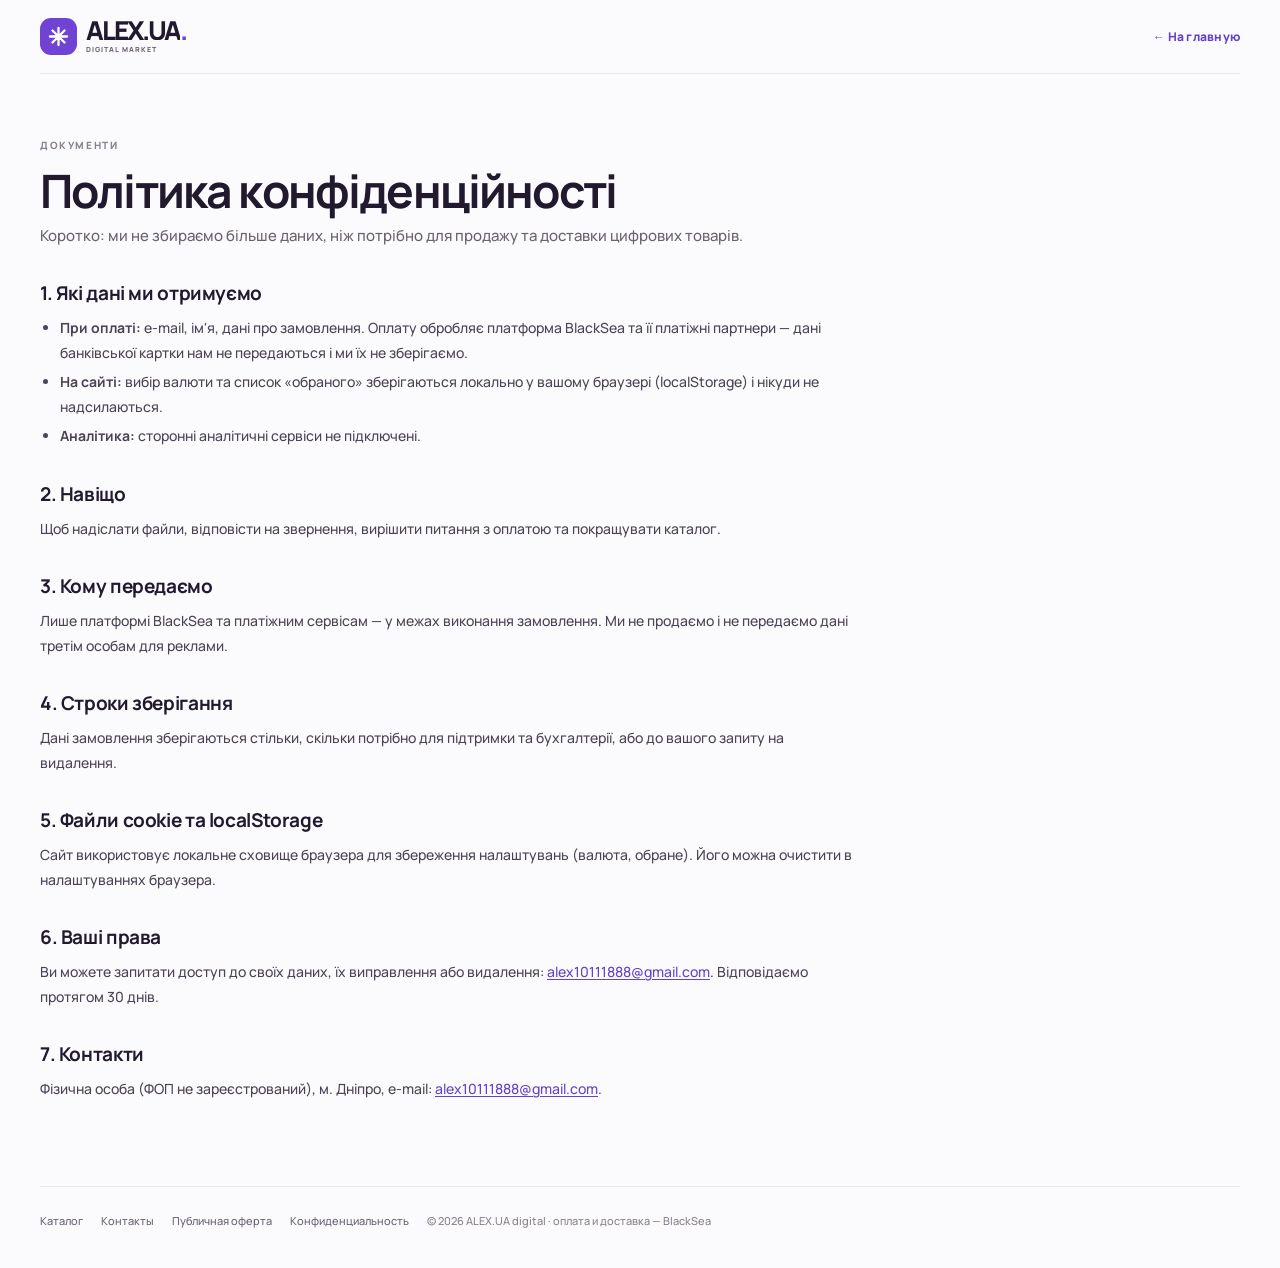
<file: privacy.html>
<!DOCTYPE html>
<html lang="uk">
<head>
  <meta charset="UTF-8">
  <meta name="viewport" content="width=device-width, initial-scale=1">
  <meta name="theme-color" content="#f9f8f5">
  <meta name="description" content="Політика конфіденційності ALEX.UA digital: які дані збираються і як використовуються.">
  <meta name="robots" content="index,follow">
  <title>Політика конфіденційності — ALEX.UA digital</title>
  <link rel="icon" href="assets/favicon.svg" type="image/svg+xml">
  <link rel="manifest" href="assets/manifest.webmanifest">
  <link rel="stylesheet" href="styles.css">
  <style>
  .doc{padding:64px 0 84px;max-width:820px}
  .doc h1{font-size:clamp(30px,4vw,46px);letter-spacing:-.04em;line-height:1.08;margin:14px 0 8px}
  .doc .lead{font-size:15px;color:#6a6270;line-height:1.65;margin-bottom:26px}
  .doc h2{font-size:19px;letter-spacing:-.02em;margin:32px 0 10px}
  .doc p,.doc li{font-size:14px;line-height:1.75;color:#4c4456}
  .doc ul,.doc ol{padding-left:20px;margin:8px 0}
  .doc li{margin:5px 0}
  .doc .note{background:#f0edfc;border:1px solid #e0d7fa;border-radius:12px;padding:16px 18px;font-size:13px;line-height:1.7;color:#4b3f6e}
  .doc a{color:#6542ca;text-decoration:underline;text-underline-offset:2px}
  .doc .fill{background:#fff5cf;padding:1px 5px;border-radius:4px;font-weight:700}
  .doc-top{display:flex;align-items:center;justify-content:space-between;gap:16px;padding:18px 0;border-bottom:1px solid #ece9ed;margin-bottom:0}
  .doc-top a.back{font-size:12px;font-weight:800;color:#6542ca;letter-spacing:.02em}
  .doc-foot{padding:26px 0 40px;border-top:1px solid #ece9ed;color:#8a8290;font-size:11px;display:flex;gap:18px;flex-wrap:wrap}
  .doc-foot a{color:#6b6376}
</style>
  <script defer src="/metrics.js"></script>
</head>
<body>
  <div class="shell">
    <div class="doc-top">
      <a class="brand" href="index.html" aria-label="ALEX.UA digital — на главную">
        <span class="brand-mark"><svg viewBox="0 0 32 32" aria-hidden="true"><path d="M16 3v26M3 16h26M6.8 6.8l18.4 18.4M25.2 6.8 6.8 25.2" stroke="currentColor" stroke-width="3.5" stroke-linecap="round"/></svg></span>
        <span class="brand-word"><span class="brand-name">ALEX.UA</span><span class="brand-dot">.</span><small>DIGITAL MARKET</small></span>
      </a>
      <a class="back" href="index.html">← На главную</a>
    </div>
    <main class="doc">
      <div class="section-kicker" style="color:#8a8290;font-size:10px;letter-spacing:.16em;font-weight:800">ДОКУМЕНТИ</div>
      <h1>Політика конфіденційності</h1>
      <p class="lead">Коротко: ми не збираємо більше даних, ніж потрібно для продажу та доставки цифрових товарів.</p>

      <h2>1. Які дані ми отримуємо</h2>
      <ul>
        <li><b>При оплаті:</b> e-mail, ім'я, дані про замовлення. Оплату обробляє платформа BlackSea та її платіжні партнери — дані банківської картки нам не передаються і ми їх не зберігаємо.</li>
        <li><b>На сайті:</b> вибір валюти та список «обраного» зберігаються локально у вашому браузері (localStorage) і нікуди не надсилаються.</li>
        <li><b>Аналітика:</b> сторонні аналітичні сервіси не підключені.</li>
      </ul>

      <h2>2. Навіщо</h2>
      <p>Щоб надіслати файли, відповісти на звернення, вирішити питання з оплатою та покращувати каталог.</p>

      <h2>3. Кому передаємо</h2>
      <p>Лише платформі BlackSea та платіжним сервісам — у межах виконання замовлення. Ми не продаємо і не передаємо дані третім особам для реклами.</p>

      <h2>4. Строки зберігання</h2>
      <p>Дані замовлення зберігаються стільки, скільки потрібно для підтримки та бухгалтерії, або до вашого запиту на видалення.</p>

      <h2>5. Файли cookie та localStorage</h2>
      <p>Сайт використовує локальне сховище браузера для збереження налаштувань (валюта, обране). Його можна очистити в налаштуваннях браузера.</p>

      <h2>6. Ваші права</h2>
      <p>Ви можете запитати доступ до своїх даних, їх виправлення або видалення: <a href="mailto:alex10111888@gmail.com">alex10111888@gmail.com</a>. Відповідаємо протягом 30 днів.</p>

      <h2>7. Контакти</h2>
      <p>Фізична особа (ФОП не зареєстрований), м. Дніпро, e-mail: <a href="mailto:alex10111888@gmail.com">alex10111888@gmail.com</a>.</p>
    </main>
    <footer class="doc-foot">
      <a href="index.html">Каталог</a><a href="contacts.html">Контакты</a><a href="offer.html">Публичная оферта</a><a href="privacy.html">Конфиденциальность</a>
      <span>© 2026 ALEX.UA digital · оплата и доставка — BlackSea</span>
    </footer>
  </div>
</body>
</html>
</file>
<file: styles.css>
@font-face{font-family:Manrope;src:url('assets/manrope-latin.woff2') format('woff2');font-style:normal;font-weight:400 800;font-display:swap;unicode-range:U+0000-00FF,U+0131,U+0152-0153,U+02BB-02BC,U+02C6,U+02DA,U+02DC,U+0304,U+0308,U+0329,U+2000-206F,U+20AC,U+2122,U+2191,U+2193,U+2212,U+2215,U+FEFF,U+FFFD}
@font-face{font-family:Manrope;src:url('assets/manrope-cyrillic.woff2') format('woff2');font-style:normal;font-weight:400 800;font-display:swap;unicode-range:U+0301,U+0400-045F,U+0490-0491,U+04B0-04B1,U+2116}
@font-face{font-family:Manrope;src:url('assets/manrope-cyrillic-ext.woff2') format('woff2');font-style:normal;font-weight:400 800;font-display:swap;unicode-range:U+0460-052F,U+1C80-1C8A,U+20B4,U+2DE0-2DFF,U+A640-A69F,U+FE2E-FE2F}
:root{--ink:#262132;--muted:#817b8c;--purple:#7958dc;--purple-dark:#6542ca;--paper:#fbfaf8;--line:#ece9ed;--lavender:#f0edfc;--lime:#ddefac;--radius:16px;scroll-behavior:smooth}
*,*::before,*::after{box-sizing:border-box}
[hidden]{display:none!important}
html{scroll-padding-top:120px}
body{margin:0;background:var(--paper);color:var(--ink);font-family:Manrope,Arial,sans-serif;-webkit-font-smoothing:auto}
body.is-locked{overflow:hidden}
a{color:inherit;text-decoration:none}
button,input,select,textarea{font:inherit}
button{cursor:pointer}
button:disabled{cursor:not-allowed}
button:focus-visible,a:focus-visible,input:focus-visible,select:focus-visible,summary:focus-visible{outline:3px solid #aa94ef;outline-offset:3px}
img{display:block;max-width:100%}
.svg-sprite{position:absolute;width:0;height:0;overflow:hidden}
.icon{width:20px;height:20px;display:block;flex:none}
.shell{width:min(1280px,calc(100% - 80px));margin-inline:auto}
em{font-family:inherit;font-style:normal;font-weight:800}

/* Top bar and navigation */
.announcement{background:#2e273b;color:#f5f1fa}
.announcement-inner{height:34px;display:flex;align-items:center;justify-content:space-between;gap:20px;font-size:9px;letter-spacing:.11em;font-weight:800}
.announcement-note,.announcement-end{display:flex;align-items:center;gap:8px;white-space:nowrap;color:#c8bed4}
.announcement-note .icon{width:13px;height:13px;color:#cbbbff}
.announcement-end span{font-size:15px;color:#cbb8ff}
.announcement-promo{color:#fff;background:none;border:0;font-size:10px;letter-spacing:.01em;padding:0;display:flex;align-items:center;gap:7px;white-space:nowrap;font-weight:500}
.announcement-promo strong{font-size:10px;letter-spacing:.1em;color:#d7c7ff}
.announcement-promo .icon{width:15px;height:15px;transition:transform .2s}
.announcement-promo:hover .icon{transform:translateX(4px)}
.site-header{position:sticky;top:0;z-index:40;background:#fff;border-bottom:1px solid #e9e5ed}
.header-main{height:80px;display:flex;align-items:center;gap:28px}
.brand{display:inline-flex;align-items:center;gap:9px;flex:none}
.brand-mark{width:37px;height:37px;border-radius:11px;background:var(--purple);display:grid;place-items:center;color:white}
.brand-mark svg{width:21px;height:21px}
.brand-word{font-size:26px;letter-spacing:-.09em;font-weight:800;line-height:.78;display:block}
.brand-word>.brand-name{color:inherit;display:inline-block;max-width:190px;overflow:hidden;text-overflow:ellipsis;white-space:nowrap;vertical-align:bottom}
.brand-word>.brand-dot{color:var(--purple)}
.brand-word small{display:block;margin-top:7px;letter-spacing:.14em;font-size:7px;font-weight:800;color:#8a8290}
.main-nav{display:flex;align-items:center;gap:30px;margin-left:51px;font-size:13px;font-weight:700;white-space:nowrap}
.main-nav a,.mobile-nav a{transition:color .2s}
.main-nav a:hover,.mobile-nav a:hover{color:var(--purple)}
.header-actions{margin-left:auto;display:flex;gap:11px;align-items:center}
.header-search{width:191px;height:41px;border:1px solid #eeebef;background:#f5f3f4;display:flex;align-items:center;gap:8px;border-radius:10px;padding:0 12px;color:#8a8493}
.header-search .icon{width:17px;height:17px}
.header-search input,.mobile-search-bar input{background:none;min-width:0;width:100%;outline:0;border:0;color:var(--ink);font-size:11px}
.header-search input::placeholder,.mobile-search-bar input::placeholder{color:#a09aa7}
.header-icon{width:42px;height:42px;border-radius:10px;border:1px solid #eeeaf0;background:transparent;display:grid;place-items:center;position:relative;color:var(--ink);transition:background .2s,color .2s,border-color .2s}
.header-icon:hover,.header-icon.is-active{background:#f0eafa;border-color:#e4d9f7;color:var(--purple)}
.header-icon .icon{width:19px;height:19px;fill:none}
.favorite-header.is-active .icon{fill:currentColor}
.counter-dot{position:absolute;top:-6px;right:-5px;min-width:17px;height:17px;padding:0 3px;border-radius:20px;display:grid;place-items:center;background:var(--purple);color:#fff;font-size:9px;line-height:1;font-weight:800}
.header-cart{height:42px;display:flex;align-items:center;gap:9px;background:var(--ink);color:#fff;border:1px solid var(--ink);border-radius:10px;padding:0 9px 0 13px;font-size:12px;font-weight:700;transition:background .2s}
.header-cart:hover{background:#4b3e5b}
.header-cart .icon{width:19px;height:19px}
.header-cart-count{display:grid;place-items:center;min-width:22px;height:22px;padding:0 4px;background:#51485e;border-radius:6px;font-size:10px}
.mobile-search-toggle,.mobile-nav,.mobile-search-bar{display:none}

/* Intro */
.hero{margin-top:24px;display:grid;grid-template-columns:51.5% 48.5%;min-height:380px;background:#f0edfc;overflow:hidden;border-radius:16px}
.hero-copy{min-width:0;padding:34px 24px 29px 56px;display:flex;flex-direction:column;align-items:flex-start;justify-content:center}
.hero-eyebrow{display:flex;align-items:center;gap:9px;color:#766794;font-size:10px;font-weight:800;letter-spacing:.14em}
.eyebrow-dot{width:7px;height:7px;background:#a284ef;border-radius:50%;box-shadow:0 0 0 4px #e1d9f7}
h1,h2,h3,p{margin:0}
.hero h1{font-size:clamp(42px,4.35vw,58px);line-height:1.06;letter-spacing:-.055em;font-weight:800;margin:18px 0 12px;white-space:nowrap}
.hero h1 em{color:var(--purple);letter-spacing:-.045em}
.hero-copy>p{max-width:455px;color:#6e687a;font-size:14px;line-height:1.7}
.hero-actions{display:flex;align-items:center;gap:25px;margin-top:20px;flex-wrap:wrap}
.button{display:inline-flex;align-items:center;justify-content:center;gap:20px;min-height:48px;padding:0 20px;border:1px solid transparent;border-radius:9px;font-size:12px;font-weight:800;white-space:nowrap;transition:background .2s,transform .2s,box-shadow .2s}
.button:hover{transform:translateY(-2px)}
.button .icon{width:18px;height:18px}
.button-primary{background:var(--purple);color:#fff;box-shadow:0 7px 15px rgba(113,78,206,.16)}
.button-primary:hover{background:var(--purple-dark);box-shadow:0 10px 22px rgba(113,78,206,.24)}
.button-dark{background:#30273c;color:#fff}
.button-dark:hover{background:#51405e}
.hero-link{display:flex;align-items:center;gap:5px;font-size:12px;font-weight:800;color:#50465f}
.hero-link .icon{width:16px;height:16px;transition:transform .2s}
.hero-link:hover .icon{transform:translate(3px,-3px)}
.hero-bottom{display:flex;align-items:center;gap:7px;color:#a096b4;font-size:9px;font-weight:800;letter-spacing:.105em;margin-top:20px}
.hero-bottom .icon{width:14px;height:14px;color:#a28be0}
.hero-visual{position:relative;min-width:0;overflow:hidden;background:#dcd3fb}
.hero-visual img{width:100%;height:100%;position:absolute;inset:0;object-fit:cover}
.hero-collage{background:linear-gradient(135deg,#e6defc 0%,#cec1f9 100%)}
.hero-collage .plate{position:absolute;width:31%;aspect-ratio:1/1;border-radius:14px;overflow:hidden;background:#fff;border:5px solid #fff;box-shadow:0 22px 44px rgba(45,35,64,.24);transition:transform .45s cubic-bezier(.2,.6,.2,1)}
.hero-collage .plate img{position:static;width:100%;height:100%;object-fit:cover}
.hero-collage .plate-left{left:4%;top:26%;transform:rotate(-9deg)}
.hero-collage .plate-main{left:34%;top:12%;width:38%;transform:rotate(2deg);z-index:2}
.hero-collage .plate-right{right:3%;top:28%;transform:rotate(9deg)}
.hero-collage:hover .plate-left{transform:rotate(-11deg) translateY(-7px)}
.hero-collage:hover .plate-main{transform:rotate(1deg) translateY(-9px)}
.hero-collage:hover .plate-right{transform:rotate(11deg) translateY(-7px)}
.hero-tag{position:absolute;top:9%;right:8%;z-index:3;width:76px;height:76px;display:grid;place-items:center;text-align:center;background:var(--lime);color:#3d4a19;font-size:10px;font-weight:800;letter-spacing:.09em;line-height:1.2;border-radius:50%;transform:rotate(8deg);box-shadow:0 10px 22px rgba(61,74,25,.18)}

.benefits{display:grid;grid-template-columns:repeat(3,1fr);border-bottom:1px solid var(--line);padding:19px 0 20px}
.benefit{display:flex;align-items:center;gap:13px;padding:0 28px;border-right:1px solid #eae6ec}
.benefit:first-child{padding-left:0}.benefit:last-child{border:0;padding-right:0}
.benefit-icon{width:43px;height:43px;border-radius:12px;display:grid;place-items:center;flex:none;color:#7053c1}
.benefit-icon .icon{width:21px;height:21px}
.benefit-icon.lilac{background:#eee9fc}.benefit-icon.peach{background:#fbebe3;color:#bd806c}.benefit-icon.lime{background:#edf4d9;color:#789943}
.benefit strong{display:block;font-size:12px;font-weight:800;margin-bottom:4px}
.benefit div>span{display:block;font-size:11px;color:#928b99}

/* Catalog */
.catalog-section{padding:50px 0 0;scroll-margin-top:110px}
.section-heading{display:flex;align-items:flex-end;justify-content:space-between;gap:24px}
.section-kicker{font-size:9px;letter-spacing:.15em;color:#9a93a4;font-weight:800;display:flex;align-items:center;gap:10px}
.section-kicker>span:first-child{color:#8267cb}
.kicker-line{width:23px;height:1px;background:#c8bedc}
.section-heading h2,.freebie h2,.faq-intro h2{font-size:clamp(31px,2.8vw,38px);letter-spacing:-.045em;line-height:1.18;margin-top:12px;font-weight:800}
.section-heading h2 em,.freebie h2 em,.faq-intro h2 em{color:var(--purple)}
.hero h1 em,.section-heading h2 em,.freebie h2 em,.faq-intro h2 em{margin-left:.08em}
.section-heading p,.faq-intro p{font-size:12px;line-height:1.7;color:#938b99;margin-top:9px}
.sort-control{display:flex;gap:9px;align-items:center;color:#99919d;font-size:11px;white-space:nowrap}
.sort-control span{position:relative;display:flex;align-items:center}
.sort-control select{appearance:none;border:1px solid #e8e4e9;background:#fff;border-radius:8px;height:39px;padding:0 35px 0 13px;color:#514a5a;font-size:11px;font-weight:700;cursor:pointer}
.sort-control .icon{width:15px;height:15px;position:absolute;right:10px;pointer-events:none;color:#8a8293}
.catalog-toolbar{display:flex;align-items:center;justify-content:space-between;gap:15px;margin:22px 0 20px}
.category-pills{display:flex;align-items:center;gap:8px;flex-wrap:wrap}
.category-pill{border:1px solid #e9e6eb;color:#696172;background:transparent;border-radius:8px;padding:10px 15px;font-size:11px;font-weight:700;transition:background .2s,color .2s,border-color .2s}
.category-pill:hover{border-color:#aea2c7;color:var(--ink)}
.category-pill.is-active{color:#fff;background:var(--ink);border-color:var(--ink)}
.result-count{font-size:11px;color:#a29aa8;white-space:nowrap}
.product-grid{display:grid;grid-template-columns:repeat(3,minmax(0,1fr));gap:37px 24px}
.product-card{min-width:0;display:flex;flex-direction:column;height:100%}
.product-media{position:relative;overflow:hidden;border-radius:12px;background:#f0edf4;aspect-ratio:1/1}
.product-open{padding:0;border:0;display:block;width:100%;height:100%;overflow:hidden;background:transparent}
.product-open img{width:100%;height:100%;object-fit:cover;transition:transform .45s cubic-bezier(.2,.6,.2,1)}
.product-card:hover .product-open img{transform:scale(1.045)}
.product-badge{position:absolute;top:13px;left:13px;padding:7px 9px;background:rgba(255,255,255,.94);border-radius:6px;color:#6d5c7b;letter-spacing:.07em;font-size:9px;font-weight:800;pointer-events:none}
.product-badge.sale{background:#fbeaed;color:#a96671}
.product-badge.new{background:#f8fff0;color:#6e8e42}
.product-favorite{position:absolute;top:11px;right:11px;width:34px;height:34px;border:0;border-radius:50%;display:grid;place-items:center;background:rgba(255,255,255,.92);color:#6c6176;transition:color .2s,transform .2s}
.product-favorite:hover{transform:scale(1.08);color:var(--purple)}
.product-favorite .icon{width:17px;height:17px;fill:none}
.product-favorite.is-active{color:#8a64db}.product-favorite.is-active .icon{fill:#8a64db}
.product-info{padding:16px 1px 0;display:flex;flex-direction:column;flex:1}
.product-type{display:flex;align-items:center;gap:7px;color:#9c90ad;font-weight:800;letter-spacing:.095em;font-size:9px;text-transform:uppercase}
.product-type .type-dot{width:3px;height:3px;background:#c9c1ce;border-radius:50%;flex:none}
.product-type .type-part{white-space:nowrap}
.product-title{display:block;text-align:left;border:0;padding:0;background:none;color:var(--ink);font-size:14px;font-weight:800;letter-spacing:-.015em;margin-top:7px;line-height:1.4;transition:color .2s}
.product-title:hover{color:var(--purple)}
.product-caption{font-size:11px;color:#a097a3;line-height:1.55;margin-top:5px;min-height:17px}
.product-foot{display:flex;align-items:center;justify-content:space-between;gap:10px;margin-top:auto;padding-top:13px}
.product-price{display:flex;align-items:baseline;gap:8px;flex-wrap:wrap}
.product-price strong{font-size:16px;font-weight:800;letter-spacing:-.025em}
.product-price s{font-size:11px;color:#b7afb9}
.product-add{width:37px;height:37px;border:1px solid #e7e0ef;background:#f4effb;color:#7653d0;border-radius:9px;display:grid;place-items:center;transition:background .2s,color .2s,transform .2s}
.product-add:hover{background:var(--purple);border-color:var(--purple);color:#fff;transform:translateY(-2px)}
.product-add.is-added{background:#eaf2dc;border-color:#eaf2dc;color:#6f9644}
.product-add .icon{width:19px;height:19px}
.empty-state{grid-column:1/-1;text-align:center;border:1px dashed #ddd6e5;border-radius:14px;padding:56px 20px;background:#fff}
.empty-icon{width:51px;height:51px;border-radius:50%;background:#f1edfa;color:#8a6bd8;display:grid;place-items:center;margin:0 auto 16px}
.empty-icon .icon{width:24px;height:24px;fill:none}
.empty-state h3{font-size:17px;margin-bottom:8px}.empty-state p{font-size:12px;color:var(--muted);margin-bottom:19px}
.empty-reset{border:0;border-bottom:1px solid #8b6ad9;color:var(--purple);padding:0 0 3px;background:none;font-size:12px;font-weight:800}

/* Freebie, process, FAQ */
.freebie{display:grid;grid-template-columns:1fr 47%;background:#e9e1fc;border-radius:16px;overflow:hidden;margin-top:82px;min-height:330px;scroll-margin-top:110px}
.freebie-copy{padding:52px 28px 48px 55px;display:flex;flex-direction:column;align-items:flex-start;justify-content:center}
.freebie h2{font-size:clamp(32px,2.9vw,40px);line-height:1.18}
.freebie-copy>p{max-width:410px;margin-top:14px;font-size:12px;color:#756d83;line-height:1.8}
.freebie-actions{display:flex;align-items:center;gap:16px;margin-top:22px;flex-wrap:wrap}
.freebie-actions>span{font-size:10px;color:#9488a6;font-weight:700;white-space:nowrap}
.freebie-visual{min-width:0;position:relative;background:#d1c3fa;overflow:hidden}
.freebie-visual img{position:absolute;inset:0;width:100%;height:100%;object-fit:cover}
.how-section{padding:86px 0 0;scroll-margin-top:110px}
.how-spark{width:51px;height:51px;color:#cfc0f4;margin-right:10px}
.steps{display:grid;grid-template-columns:repeat(3,1fr);gap:16px;margin-top:29px}
.step{background:#fff;border:1px solid #eeeaf0;border-radius:12px;padding:22px 22px 24px;min-height:153px}
.step-top{display:flex;align-items:center;justify-content:space-between;color:#b5a6d7;font-size:11px;font-weight:800;letter-spacing:.12em}
.step-top .icon{color:#9379db;fill:none}
.step h3{font-size:14px;margin-top:22px;letter-spacing:-.01em}.step p{font-size:11px;line-height:1.75;color:#99919e;margin-top:7px;max-width:260px}
.demo-note{display:flex;gap:8px;align-items:flex-start;font-size:11px;color:#9e94a6;line-height:1.6;margin-top:17px}
.demo-note .icon{width:14px;height:14px;color:#a88fe3;margin-top:1px}.demo-note a{text-decoration:underline;text-underline-offset:2px}
.faq-section{display:grid;grid-template-columns:38% 1fr;gap:30px;padding:99px 0 95px;scroll-margin-top:110px}
.faq-intro h2{font-size:38px}.faq-intro p{margin-top:13px}
.faq-list{border-top:1px solid #e9e5ea}
.faq-list details{border-bottom:1px solid #e9e5ea}
.faq-list summary{list-style:none;display:flex;align-items:center;justify-content:space-between;gap:20px;cursor:pointer;font-size:13px;font-weight:800;padding:20px 0}
.faq-list summary::-webkit-details-marker{display:none}
.faq-plus{width:27px;height:27px;border:1px solid #e7e1ed;border-radius:50%;display:grid;place-items:center;color:#8a72c3;flex:none}
.faq-plus .icon{width:14px;height:14px;transition:transform .2s}
.faq-list details[open] .faq-plus .icon{transform:rotate(45deg)}
.faq-list details p{color:#8f8795;font-size:12px;line-height:1.8;padding:0 48px 20px 0;max-width:650px}

/* Footer */
.footer{background:#292235;color:#fff}
.footer-main{display:grid;grid-template-columns:1.35fr .75fr .9fr 1.2fr;gap:45px;padding:54px 0 48px}
.footer-brand .brand-mark{background:#9e84e8}.footer-brand .brand-word>.brand-dot{color:#ad98ec}.footer-brand .brand-word small{color:#aaa0b6}
.footer-about p{font-size:12px;color:#b8afc0;line-height:1.8;max-width:240px;margin-top:20px}
.footer-tag{font-size:8px;letter-spacing:.14em;color:#8d819b;font-weight:800;margin-top:25px}.footer-tag span{color:#a68be9;font-size:15px;vertical-align:middle}
.footer-column h3{font-size:12px;margin:2px 0 16px}
.footer-column a,.footer-column button{display:block;color:#b7adbf;font-size:11px;line-height:1.5;margin-top:12px;transition:color .2s}
.footer-column button{border:0;background:none;padding:0;text-align:left}
.footer-column a:hover,.footer-column button:hover{color:white}
.footer-message{border-left:1px solid #48404f;padding-left:32px;position:relative}
.footer-message>span{font-size:9px;color:#9f92af;letter-spacing:.14em;font-weight:800}
.footer-message p{font-size:24px;letter-spacing:-.04em;line-height:1.3;font-weight:700;margin-top:14px}
.footer-message p em{color:#c3adff}
.footer-message>.icon{color:#ab8dea;width:25px;height:25px;margin-top:20px}
.footer-bottom{min-height:57px;border-top:1px solid #494050;display:flex;align-items:center;justify-content:space-between;gap:20px;color:#968a9e;font-size:10px}
.footer-bottom>span:last-child{font-size:8px;letter-spacing:.13em;font-weight:800}
.admin-link{margin-left:8px;border-bottom:1px solid currentColor;color:#b9a6f2;white-space:nowrap}
.admin-link:hover{color:#fff}.footer-bottom span span{font-size:13px;color:#ad97e6}

/* Drawer, dialogs and feedback */
.backdrop{position:fixed;inset:0;background:rgba(24,19,30,.5);z-index:100;opacity:0;transition:opacity .2s}
.backdrop.is-open{opacity:1}
.drawer{position:fixed;z-index:110;right:0;top:0;width:min(450px,100%);height:100vh;height:100dvh;background:#fff;display:flex;flex-direction:column;transform:translateX(105%);visibility:hidden;transition:transform .25s ease,visibility .25s;box-shadow:-15px 0 50px rgba(28,17,41,.13)}
.drawer.is-open{transform:translateX(0);visibility:visible}
.drawer-header{display:flex;justify-content:space-between;align-items:center;padding:25px 26px 21px;border-bottom:1px solid var(--line)}
.overline{display:block;color:#9986c9;font-size:9px;letter-spacing:.14em;font-weight:800}
.drawer-header h2{font-size:24px;letter-spacing:-.045em;margin-top:5px}.drawer-header h2 span{font-size:12px;color:#a8a0ac;background:#f3f0f4;border-radius:8px;vertical-align:4px;padding:4px 7px;margin-left:3px;letter-spacing:0}
.round-close{width:36px;height:36px;border:1px solid #ece8ef;border-radius:50%;background:#fff;display:grid;place-items:center;color:#6d6574;transition:background .2s}
.round-close:hover{background:#f6f2f9}.round-close .icon{width:18px;height:18px}
.drawer-content{flex:1;overflow:auto;padding:0 26px}
.cart-empty{height:100%;min-height:230px;display:flex;flex-direction:column;align-items:center;justify-content:center;text-align:center}
.cart-empty-icon{width:64px;height:64px;background:#f2edfb;color:#9074da;border-radius:50%;display:grid;place-items:center;margin-bottom:17px}
.cart-empty-icon .icon{width:27px;height:27px}
.cart-empty h3{font-size:16px}.cart-empty p{color:#9a929f;font-size:12px;line-height:1.7;margin:9px 0 17px;max-width:245px}
.cart-list-item{display:flex;gap:14px;padding:19px 0;border-bottom:1px solid #f0edf1}
.cart-item-art{width:80px;height:78px;object-fit:cover;border-radius:8px;flex:none}
.cart-item-detail{min-width:0;flex:1;padding-top:2px}
.cart-item-detail small{font-size:9px;color:#a395b1;font-weight:800;letter-spacing:.08em;text-transform:uppercase}
.cart-item-detail h3{font-size:12px;line-height:1.4;margin-top:6px}.cart-item-detail strong{display:block;margin-top:8px;font-size:13px}
.cart-item-remove{border:0;background:none;color:#b1aab6;padding:3px;align-self:flex-start}.cart-item-remove:hover{color:#c46b80}.cart-item-remove .icon{width:18px;height:18px}
.drawer-bottom{border-top:1px solid var(--line);padding:19px 26px 22px;background:#fcfbfc}
.promo-field{display:flex;border:1px solid #e8e3eb;background:#fff;border-radius:9px;overflow:hidden;height:43px}
.promo-field input{min-width:0;flex:1;border:0;background:none;outline:0;font-size:11px;padding:0 12px;color:var(--ink);text-transform:uppercase}
.promo-field input::placeholder{text-transform:none;color:#aca4af}
.promo-field button{border:0;background:none;color:var(--purple);font-size:11px;font-weight:800;padding:0 13px}
.promo-feedback{font-size:10px;color:#8d80a5;min-height:16px;margin:5px 0 8px}
.promo-feedback.error{color:#c15c70}
.sum-line{display:flex;justify-content:space-between;font-size:11px;color:#96909a;margin-top:8px}.sum-line strong{color:#6b6270;font-size:11px}
.discount-line strong{color:#7d9a54}
.sum-total{display:flex;justify-content:space-between;align-items:center;font-size:14px;font-weight:800;margin:17px 0}.sum-total strong{font-size:20px}
.full-button{width:100%;justify-content:center}
.full-button:disabled{background:#d3ccd9;box-shadow:none;color:#fff;transform:none}
.drawer-hint{text-align:center;color:#aba3ae;font-size:10px;margin-top:10px}
.modal{position:fixed;inset:0;z-index:120;display:grid;place-items:center;padding:20px;overflow:auto}
.modal-card{position:relative;background:#fff;border-radius:16px;box-shadow:0 25px 90px rgba(29,20,42,.2);width:min(880px,100%);max-height:calc(100dvh - 40px);overflow:auto}
.modal-close{position:absolute;top:16px;right:16px;z-index:2}
.product-modal-layout{display:grid;grid-template-columns:47% 53%;min-height:430px}
.product-modal-image{background:#eee8f8;overflow:hidden}.product-modal-image img{width:100%;height:100%;object-fit:cover}
.product-modal-info{padding:56px 42px 38px;display:flex;flex-direction:column;align-items:flex-start;justify-content:center}
.product-modal-info h2{font-size:27px;letter-spacing:-.045em;line-height:1.2;margin:13px 0 13px}
.product-modal-description{color:#827a89;font-size:13px;line-height:1.8}
.product-modal-spec{margin-top:19px;padding:13px 0;border-top:1px solid var(--line);border-bottom:1px solid var(--line);width:100%;font-size:11px;color:#8e8595;display:flex;justify-content:space-between;gap:10px}
.product-modal-spec strong{color:#62586b;font-weight:700;text-align:right}
.product-modal-price{display:flex;align-items:baseline;gap:10px;margin:20px 0;font-weight:800;font-size:24px}.product-modal-price s{font-size:13px;color:#b4aab8;font-weight:500}
.modal-actions{display:flex;gap:9px;align-items:center;flex-wrap:wrap}
.modal-fav{width:48px;height:48px;border:1px solid #ece6f0;background:#fff;border-radius:9px;display:grid;place-items:center;color:#84788e}.modal-fav .icon{fill:none}.modal-fav.is-active{color:var(--purple)}.modal-fav.is-active .icon{fill:currentColor}
.product-modal-note{font-size:10px;color:#a59dab;line-height:1.65;margin-top:18px}.product-modal-note a{color:#7653d0;text-decoration:underline;text-underline-offset:2px}
.checkout-card{width:min(490px,100%)}
.checkout-inner{padding:39px}
.checkout-inner h2{font-size:26px;letter-spacing:-.045em;margin:9px 0}
.checkout-intro{color:#938b99;font-size:12px;line-height:1.7}
.checkout-summary{background:#f8f5fc;border-radius:10px;padding:16px;margin:21px 0;color:#756b80;font-size:12px}
.checkout-summary>div{display:flex;justify-content:space-between;gap:10px}.checkout-summary>div+div{margin-top:10px}
.checkout-summary strong{color:var(--ink)}
.checkout-form{display:grid;gap:13px}
.checkout-form label{font-size:11px;color:#625a6a;font-weight:800}
.checkout-form input{display:block;width:100%;height:46px;border:1px solid #e8e2eb;border-radius:8px;padding:0 12px;margin-top:7px;outline:0;font-size:12px;color:var(--ink)}
.checkout-form input:focus{border-color:#9e83e3}
.checkout-form input::placeholder{color:#b7afb9}
.checkout-disclaimer{padding:13px;border-radius:8px;background:#f7f4ed;color:#857b70;font-size:10px;line-height:1.65}
.checkout-success{text-align:center;padding:12px 0 0}.success-mark{width:63px;height:63px;border-radius:50%;background:#eaf4d9;color:#82a457;display:grid;place-items:center;margin:0 auto 18px}.success-mark .icon{width:27px;height:27px}
.checkout-success h2{margin:0 0 10px}.checkout-success p{font-size:12px;color:#91889a;line-height:1.8;margin-bottom:22px}
.toast{position:fixed;z-index:140;left:50%;bottom:24px;transform:translate(-50%,15px);background:#30283a;color:#fff;padding:12px 17px;border-radius:9px;font-size:11px;font-weight:700;box-shadow:0 12px 32px rgba(32,23,43,.2);opacity:0;visibility:hidden;transition:opacity .2s,transform .2s,visibility .2s;max-width:calc(100% - 32px);text-align:center}
.toast.is-visible{opacity:1;visibility:visible;transform:translate(-50%,0)}

@media(max-width:1150px){
 .shell{width:min(100% - 56px,1280px)}
 .main-nav{margin-left:20px;gap:19px}
 .header-main{gap:16px}.header-search{width:165px}
 .hero-copy{padding-left:42px}.hero h1{font-size:clamp(40px,4.5vw,52px)}
 .hero{min-height:385px}
 .benefit{padding:0 19px}.benefit div>span{font-size:10px}
}
@media(max-width:900px){
  /* narrow cards: the type line stays readable, the format lives in the product card */
  .product-type > .type-dot,.product-type > .type-part:not(:first-child){display:none}
 .announcement-note,.announcement-end{display:none}.announcement-inner{justify-content:center}
 .header-main{height:68px}.main-nav{display:none}.header-search{width:220px}
 .mobile-nav{display:flex;gap:28px;overflow-x:auto;padding-bottom:13px;scrollbar-width:none;font-size:12px;font-weight:700;white-space:nowrap}.mobile-nav::-webkit-scrollbar{display:none}
 .hero{grid-template-columns:1fr 1fr;min-height:340px;margin-top:20px}
 .hero-copy{padding:35px 20px 30px 30px}.hero h1{font-size:clamp(35px,4.5vw,42px);margin:19px 0 13px}.hero-copy>p{font-size:12px}.hero-actions{gap:15px;margin-top:20px}.hero-bottom{margin-top:25px;font-size:8px}
 .benefits{padding:21px 0}.benefit{gap:9px;padding:0 13px}.benefit-icon{width:37px;height:37px}.benefit strong{font-size:11px}.benefit div>span{font-size:9px}
 .product-grid{grid-template-columns:repeat(3,minmax(0,1fr))}
 .footer-main{grid-template-columns:1.2fr 1fr 1fr}.footer-message{display:none}
}
@media(max-width:680px){
 .shell{width:calc(100% - 36px)}
 .announcement-inner{height:30px}.announcement-promo{font-size:9px}
 .header-main{height:64px}.brand-mark{width:34px;height:34px;border-radius:10px}.brand-word{font-size:24px}.brand-word small{font-size:6px}
 .header-actions{gap:7px}.header-search{display:none}.mobile-search-toggle{display:grid}.header-icon{width:37px;height:37px}.header-cart{height:37px;padding:0 8px;gap:5px}.cart-word{display:none}.header-cart-count{height:20px;min-width:20px}
 .mobile-search-bar:not([hidden]){display:block;padding-bottom:12px}.mobile-search-bar form{height:42px;background:#f3f0f3;border:1px solid #ebe7ec;border-radius:8px;display:flex;gap:8px;align-items:center;padding:0 12px;color:#948a9a}.mobile-search-bar .icon{width:17px;height:17px}.mobile-search-bar input{font-size:12px}
 .mobile-nav{gap:25px;font-size:11px;padding-bottom:12px}
 .hero{grid-template-columns:minmax(0,1fr);min-height:0;margin-top:16px;border-radius:13px}
 .hero-copy{padding:34px 25px 28px}.hero-eyebrow{font-size:9px}.hero h1{font-size:clamp(28px,8.7vw,44px);margin:20px 0 13px}.hero-copy>p{font-size:12px;line-height:1.75;max-width:390px}
 .hero-actions{gap:12px;margin-top:21px}.button{min-height:46px;font-size:11px;gap:14px}.hero-link{font-size:11px}.hero-bottom{margin-top:24px;letter-spacing:.06em}
 .hero-visual{height:260px}.hero-visual img{object-position:center 48%}
 .benefits{grid-template-columns:1fr;padding:12px 0}.benefit{padding:11px 0!important;border:0}.benefit-icon{width:38px;height:38px}.benefit strong{font-size:11px;margin-bottom:2px}.benefit div>span{font-size:10px}
 .catalog-section{padding-top:47px;scroll-margin-top:120px}.section-heading{align-items:flex-start;flex-direction:column;gap:18px}.section-heading h2,.freebie h2,.faq-intro h2{font-size:31px}.section-heading p{font-size:11px}.sort-control{align-self:flex-end}.catalog-toolbar{margin:18px 0 16px;align-items:flex-end}.category-pills{gap:6px}.category-pill{padding:9px 11px;font-size:10px}.result-count{font-size:10px}
 .product-grid{grid-template-columns:repeat(2,minmax(0,1fr));gap:29px 12px}.product-badge{font-size:8px;top:9px;left:9px;padding:6px 7px}.product-favorite{width:31px;height:31px;top:8px;right:8px}.product-favorite .icon{width:15px;height:15px}.product-info{padding-top:12px}.product-type{font-size:8px;gap:5px}.product-title{font-size:12px}.product-caption{font-size:10px;min-height:31px}.product-price strong{font-size:14px}.product-price s{font-size:10px}.product-add{width:auto;min-width:0;height:33px;padding:0 8px;font-size:10px;gap:4px}.product-add .icon{width:14px;height:14px}
 .freebie{grid-template-columns:1fr;margin-top:62px}.freebie-copy{padding:35px 25px}.freebie-copy>p{font-size:11px}.freebie-visual{height:225px}.freebie-actions{gap:12px}
 .how-section{padding-top:65px}.how-spark{display:none}.steps{grid-template-columns:1fr;gap:9px;margin-top:23px}.step{min-height:0;padding:17px}.step h3{margin-top:11px}.step p{max-width:none}.demo-note{font-size:10px}
 .faq-section{grid-template-columns:1fr;gap:22px;padding:74px 0}.faq-intro h2{font-size:32px}.faq-intro h2 br{display:none}.faq-list summary{font-size:12px;padding:17px 0}
 .footer-main{grid-template-columns:1fr 1fr;gap:30px;padding:41px 0}.footer-about{grid-column:1/-1}.footer-about p{max-width:290px}.footer-tag{margin-top:14px}.footer-bottom{align-items:flex-start;flex-direction:column;justify-content:center;gap:6px;padding:15px 0}
 .product-modal-layout{grid-template-columns:1fr}.product-modal-image{height:250px}.product-modal-image img{object-position:center}.product-modal-info{padding:25px}.product-modal-info h2{font-size:22px}.product-modal-description{font-size:12px}.product-modal-price{margin:15px 0}.modal-close{top:12px;right:12px}.checkout-inner{padding:34px 24px}
}
@media(max-width:360px){.hero h1{font-size:8.2vw}.hero-link{font-size:10px}.hero-actions{gap:10px}.hero-bottom{font-size:7px}.category-pill{padding-inline:8px}.result-count{display:none}}
@media(prefers-reduced-motion:reduce){*,*::before,*::after{scroll-behavior:auto!important;transition:none!important;animation:none!important}}

/* Unified, high-contrast storefront: crisp type, bright first-design colors, and dual currency. */
:root{--ink:#211a2e;--muted:#655d70;--purple:#7043d4;--purple-dark:#5c30bf;--paper:#fbfafd;--line:#e9e4ec}
body{font-weight:500}
.announcement{background:linear-gradient(100deg,#5524af 0%,#8a35ce 62%,#b13db8);color:#fff}
.announcement-inner{height:36px;font-size:10px}
.announcement-note,.announcement-end{color:#f0e9ff}
.announcement-promo,.announcement-promo strong{font-size:12px;color:#fff;font-weight:800}
.announcement-promo strong{background:rgba(255,255,255,.17);border-radius:5px;padding:3px 6px}
.announcement-note .icon,.announcement-end span{color:#fbe0a8}
.brand-word{text-transform:uppercase;letter-spacing:-.075em}
.brand-word small{font-size:7px;color:#6c6371}
.main-nav{font-size:14px}
.header-search input,.mobile-search-bar input{font-size:13px}
.header-search input::placeholder,.mobile-search-bar input::placeholder{color:#706979}
.header-cart{font-size:13px}
.currency-toggle{display:inline-flex;align-items:center;gap:2px;padding:3px;border:1px solid #e6e0ed;background:#f6f3f8;border-radius:10px;flex:none}
.currency-toggle button{height:33px;min-width:49px;display:inline-flex;align-items:center;justify-content:center;gap:4px;padding:0 7px;border:0;background:transparent;border-radius:7px;color:#665d6e;font-size:14px;font-weight:800;line-height:1;transition:background .2s,color .2s}
.currency-toggle button b{font-size:10px;letter-spacing:.02em}
.currency-toggle button.is-active{background:#fff;color:#6234c5;box-shadow:0 1px 4px rgba(36,21,49,.12)}
.currency-toggle button:hover:not(.is-active){color:#6234c5}
.hero{background:linear-gradient(115deg,#241338 0%,#3f1b70 63%,#7041cc 100%);color:#fff}
.hero-eyebrow{color:#e5d8ff;font-size:10px}
.eyebrow-dot{background:#ffd4a5;box-shadow:0 0 0 4px rgba(255,212,165,.17)}
.hero h1{letter-spacing:-.045em}
.hero h1 em{color:#f9cfae;letter-spacing:-.045em}
.hero-copy>p{color:#f0e7f8;font-size:15px;line-height:1.7}
.hero .button-primary{background:#fff;color:#412371;box-shadow:none}
.hero .button-primary:hover{background:#f4eaff;color:#422375}
.hero-link{color:#fff;font-size:13px}
.hero-bottom{color:#e2d7f1;font-size:10px}
.hero-bottom .icon{color:#ffcf9b}
.button{font-size:13px}
.benefit strong{font-size:14px}
.benefit div>span{font-size:12px;color:#6b6472}
.section-kicker{font-size:10px;color:#6b6473}
.section-kicker>span:first-child{color:#6941c3}
.section-heading h2,.freebie h2,.faq-intro h2{letter-spacing:-.035em}
.section-heading p,.faq-intro p{font-size:14px;color:#686170}
.sort-control{font-size:12px;color:#625b69}
.sort-control select{font-size:12px;color:#312a39}
.category-pill{font-size:13px;color:#4c4454;border-color:#ded8e2}
.category-pill.is-active{background:#282035;border-color:#282035;color:#fff}
.result-count{font-size:12px;color:#6e6672}
.catalog-toolbar{margin-bottom:20px}
.catalog-meta{display:flex;align-items:center;gap:18px;flex-wrap:wrap}
.currency-note{display:flex;align-items:center;gap:8px;flex-wrap:wrap;color:#5f5668;font-size:12px;font-weight:600;margin:0;line-height:1.5}
.currency-note>span:first-child{color:#5d32bc;background:#eee7fd;border-radius:6px;font-weight:800;padding:4px 7px;white-space:nowrap}
.currency-note [data-demo-rate]{font-weight:800}
.product-badge{font-size:10px;color:#55465e}
.product-badge.sale{color:#8b3f50}.product-badge.new{color:#456821}
.product-type{font-size:10px;color:#6a5780;letter-spacing:.07em;flex-wrap:nowrap;row-gap:3px;overflow:hidden}
.product-type .type-part{overflow:hidden;text-overflow:ellipsis}
.product-title{font-size:16px;line-height:1.35}
.product-caption{font-size:13px;line-height:1.5;color:#6a626e;min-height:20px}
.product-foot{align-items:flex-end;margin-top:14px}
.product-price{display:block;min-width:0}
.product-price-main{display:flex;align-items:baseline;gap:7px;flex-wrap:wrap}
.product-price strong{font-size:20px;color:#211a2e;line-height:1.1}
.product-price s{font-size:12px;color:#746d78}
.price-alt{display:block;color:#5f5768;font-size:13px;font-weight:700;margin-top:5px;white-space:nowrap}
.product-add{width:auto;min-width:109px;height:42px;display:flex;align-items:center;justify-content:center;gap:5px;padding:0 10px;background:#efe9fc;border-color:#dfd4f2;color:#5930b2;font-size:12px;font-weight:800;white-space:nowrap}
.product-add.is-added{background:#e8f1df;border-color:#dcebd1;color:#3f6b31}
.product-add .icon{width:17px;height:17px}
.empty-state p{font-size:14px}
.freebie-copy>p{font-size:14px;color:#5f576a}
.freebie-actions>span{font-size:12px;color:#625973}
.step h3{font-size:16px}.step p{font-size:13px;color:#635c68}
.demo-note{font-size:12px;color:#6d6374}
.faq-list summary{font-size:14px}.faq-list details p{font-size:13px;color:#625968}
.footer-about p{font-size:13px;color:#d0c9d4}
.footer-column h3{font-size:13px}.footer-column a,.footer-column button{font-size:12px;color:#d0c8d4}
.footer-bottom{color:#c0b7c7;font-size:11px}
.overline{font-size:10px;color:#7555ba}
.drawer-currency{display:flex;align-items:center;justify-content:space-between;margin-bottom:12px;color:#514959;font-size:12px;font-weight:800}
.drawer-currency .currency-toggle button{height:29px}
.cart-item-detail small{font-size:10px;color:#6e5c7e;letter-spacing:.04em}
.cart-item-detail h3{font-size:14px}
.cart-item-price{display:flex;align-items:baseline;gap:8px;flex-wrap:wrap;margin-top:8px}
.cart-item-detail .cart-item-price strong{display:inline;margin:0;font-size:15px}
.cart-item-price span{font-size:12px;color:#675d6d;font-weight:700}
.promo-field input,.promo-field button{font-size:12px}
.promo-feedback{font-size:11px}
.sum-line,.sum-line strong{font-size:13px}
.total-values{display:flex;flex-direction:column;align-items:flex-end;gap:3px}
.total-values strong{font-size:21px}
.total-values small{font-size:12px;color:#625a69;font-weight:700}
.drawer-hint{font-size:11px;color:#6c6370}
.product-modal-info h2{font-size:29px}
.product-modal-description{font-size:14px;color:#625a69}
.product-modal-spec{font-size:12px;color:#706877}
.product-modal-price{display:flex;flex-direction:column;align-items:flex-start;gap:4px;line-height:1.2}
.product-modal-price strong{font-size:26px}
.product-modal-price span{font-size:14px;color:#625a69;font-weight:700}
.product-modal-price s{font-size:14px;color:#847c89}
.product-modal-note{font-size:11px;color:#726a77}
.checkout-intro{font-size:13px;color:#6d6572}
.checkout-summary{font-size:13px;color:#5d5269}
.checkout-summary .checkout-alt{font-size:12px;color:#665c70}
.checkout-form label{font-size:12px}
.checkout-form input{font-size:14px}
.checkout-disclaimer{font-size:11px;color:#6a605a}
.checkout-success p{font-size:13px;color:#6c6273}

@media(max-width:1150px){
  .main-nav{margin-left:12px;gap:16px}
  .header-search{width:145px}
  .header-actions{gap:7px}
  .header-actions .currency-toggle button b{display:none}
  .header-actions .currency-toggle button{min-width:31px;padding:0 4px}
}
@media(max-width:900px){
  .header-search{width:180px}
  .benefit strong{font-size:12px}
  .benefit div>span{font-size:11px}
  .hero-copy>p{font-size:14px}
  .hero h1{font-size:clamp(35px,4.5vw,42px)}
}
@media(max-width:800px){
  .catalog-toolbar{flex-wrap:wrap}
  .catalog-meta{width:100%;justify-content:space-between}
}
@media(max-width:680px){
  .header-main{gap:8px}
  .header-actions{gap:6px}
  .header-actions .currency-toggle{padding:2px}
  .header-actions .currency-toggle button{min-width:29px;height:30px;font-size:15px}
  .hero h1{font-size:clamp(28px,8.7vw,44px)}
  .hero-copy>p{font-size:14px;line-height:1.65}
  .hero-link{font-size:12px}
  .hero-bottom{font-size:9px}
  .benefit strong{font-size:13px}
  .benefit div>span{font-size:11px}
  .section-heading p,.faq-intro p{font-size:13px}
  .sort-control,.sort-control select{font-size:12px}
  .category-pill{font-size:12px}
  .catalog-toolbar{flex-wrap:wrap;gap:12px}
  .catalog-meta{width:100%;justify-content:space-between;gap:8px}
  .currency-note{font-size:11px;gap:5px;margin:0}
  .hero-visual{height:auto;aspect-ratio:680/460}
  .product-type{font-size:10px;letter-spacing:.04em}
  .product-title{font-size:14px}
  .product-caption{font-size:12px;min-height:36px}
  .product-price strong{font-size:17px}
  .product-price s{font-size:11px}
  .price-alt{font-size:12px}
  .product-add{width:auto;min-width:0;height:33px;padding:0 8px;font-size:9.5px;gap:4px}
  .product-add span{display:inline}
  .freebie-copy>p{font-size:13px}
  .freebie-actions>span{font-size:11px}
  .step h3{font-size:15px}.step p{font-size:12px}
  .faq-list summary{font-size:13px}
  .product-modal-info h2{font-size:23px}
}
@media(max-width:360px){
  .header-main{gap:6px}
  .brand{gap:5px}.brand-mark{width:30px;height:30px}.brand-word{font-size:21px}.brand-word small{font-size:5px}
  .header-actions{gap:4px}.header-icon{width:32px;height:34px}
  .header-cart{height:34px;padding:0 5px;gap:4px}.header-cart-count{min-width:17px;height:19px;font-size:9px}
  .header-actions .currency-toggle button{min-width:27px;height:28px}
  .hero h1{font-size:8.2vw}
}


/* Кнопка «Установить приложение» (появляется только когда браузер разрешает установку) */
#installAppBtn{
  position:fixed;left:50%;bottom:calc(14px + env(safe-area-inset-bottom,0px));transform:translateX(-50%);
  z-index:1200;border:0;cursor:pointer;border-radius:999px;padding:12px 20px;
  background:#17121f;color:#fff;font:600 14px/1 "Manrope",system-ui,sans-serif;
  box-shadow:0 10px 30px rgba(23,18,31,.35);display:flex;align-items:center;gap:8px;
}
#installAppBtn:active{transform:translateX(-50%) scale(.97)}
</file>
